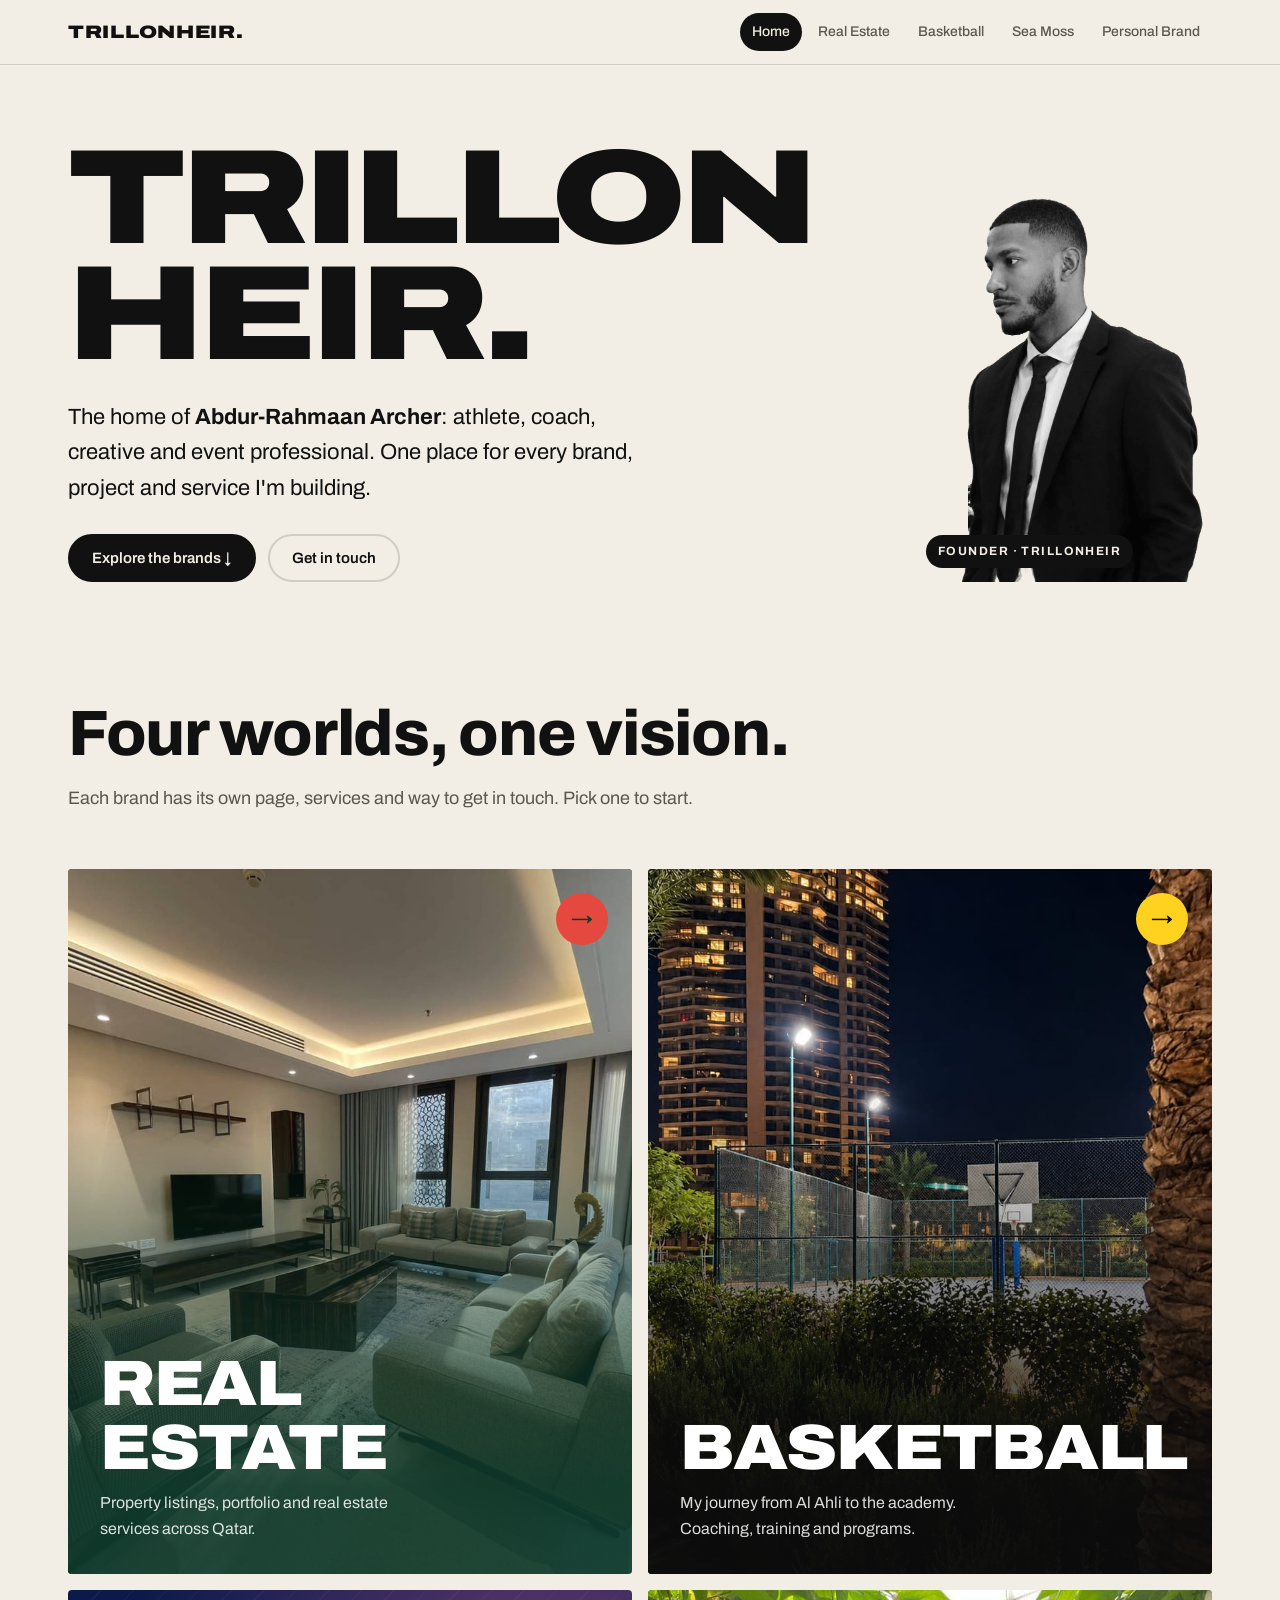
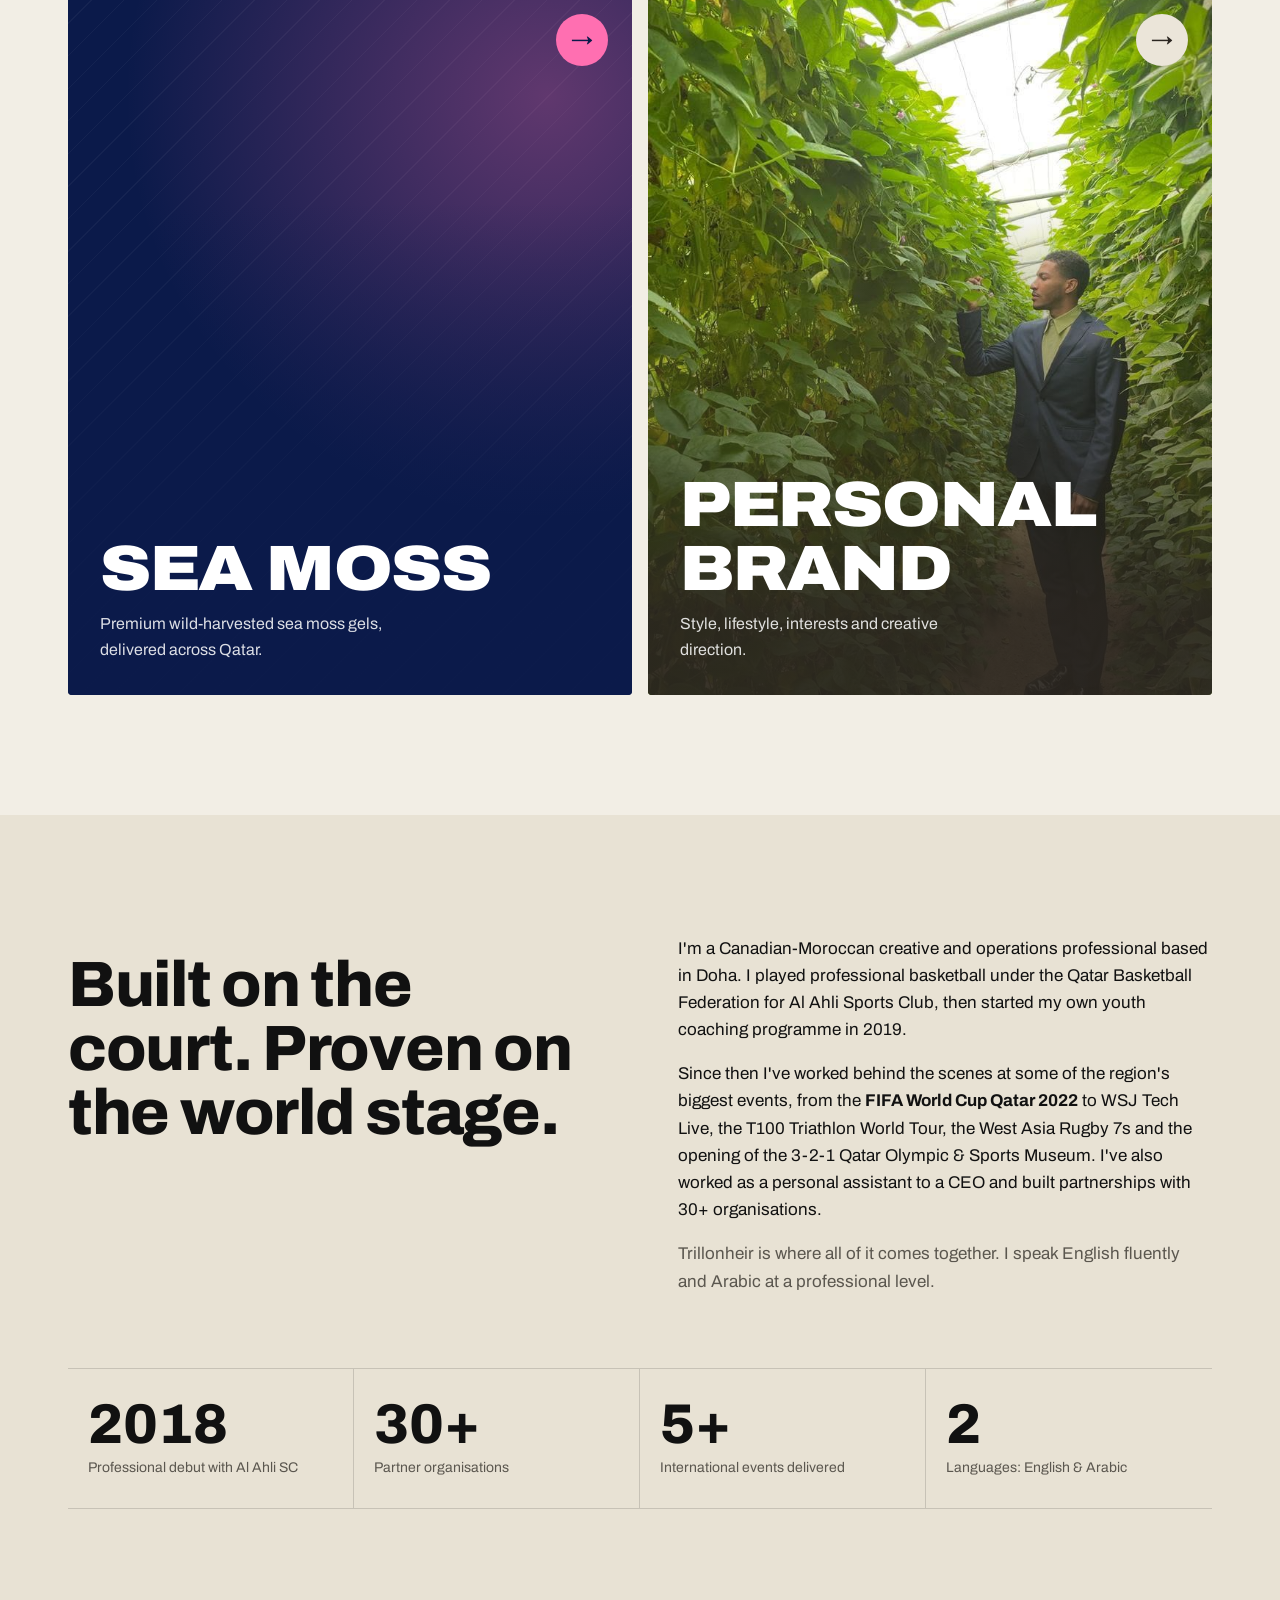
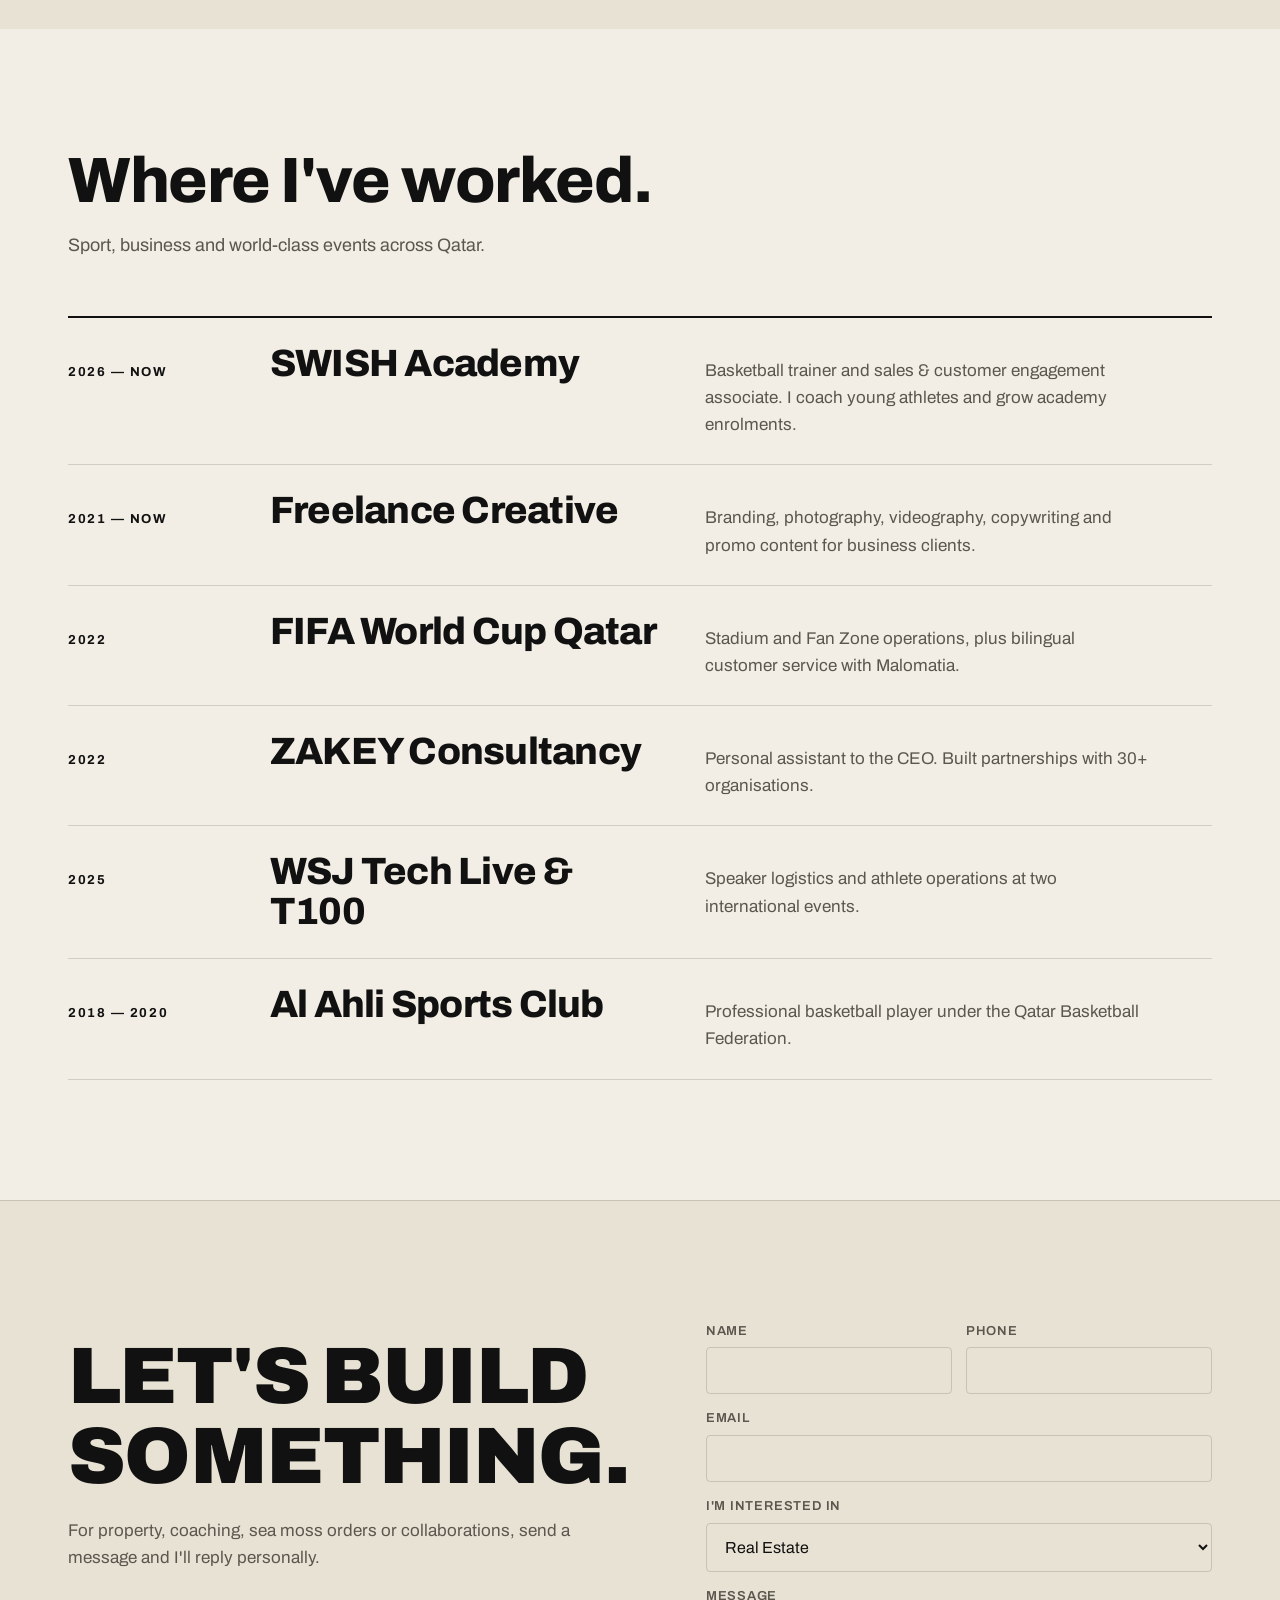
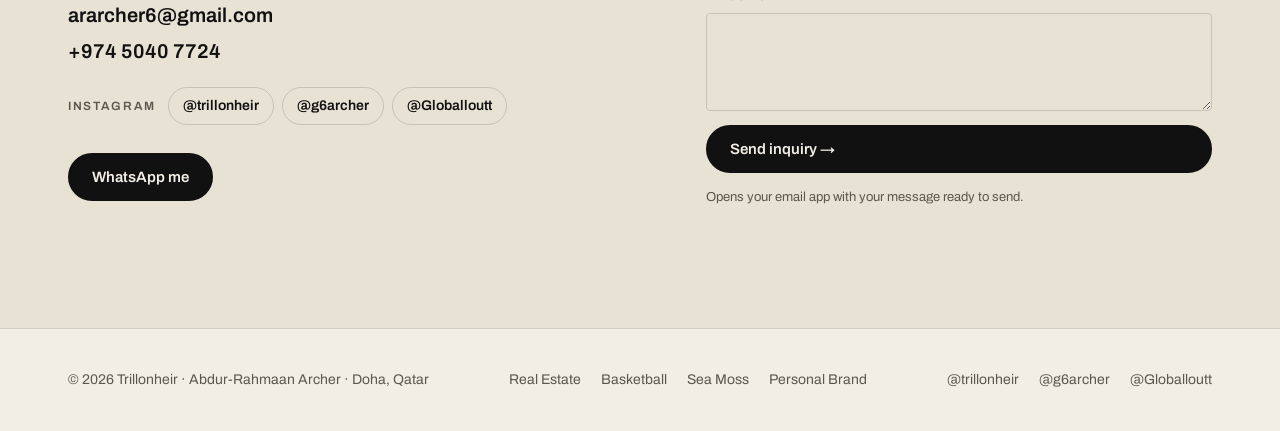
<file: index.html>
<!doctype html>
<html lang="en">
<head>
  <meta charset="utf-8">
  <meta name="viewport" content="width=device-width, initial-scale=1">
  <title>Trillonheir — Abdur-Rahmaan Archer</title>
  <meta name="description" content="Trillonheir brings together the brands, projects and services of Abdur-Rahmaan Archer: real estate, basketball coaching, sea moss and personal brand. Based in Doha, Qatar.">
  <link rel="preconnect" href="https://fonts.googleapis.com">
  <link rel="preconnect" href="https://fonts.gstatic.com" crossorigin>
  <link href="https://fonts.googleapis.com/css2?family=Archivo:wdth,wght@62..125,400..900&display=swap" rel="stylesheet">
  <link rel="stylesheet" href="css/style.css">
</head>
<body class="t-home">
  <a class="skip" href="#main">Skip to content</a>

  <header class="site-header">
    <div class="wrap">
      <a class="logo" href="index.html">TRILLONHEIR<span>.</span></a>
      <button class="nav-toggle" aria-expanded="false" aria-controls="nav">MENU</button>
      <nav class="nav" id="nav">
        <a href="index.html" aria-current="page">Home</a>
        <a href="real-estate.html">Real Estate</a>
        <a href="basketball.html">Basketball</a>
        <a href="sea-moss.html">Sea Moss</a>
        <a href="personal-brand.html">Personal Brand</a>
      </nav>
    </div>
  </header>

  <main id="main">
    <!-- HERO -->
    <section class="home-hero">
      <div class="wrap">
        <div>
          <h1 class="wordmark">Trillon<br>heir.</h1>
          <p class="intro">The home of <strong>Abdur-Rahmaan Archer</strong>: athlete, coach, creative and event professional.
            One place for every brand, project and service I'm building.</p>
          <div class="btn-row" style="margin-top:28px">
            <a class="btn" href="#explore">Explore the brands ↓</a>
            <a class="btn ghost" href="#contact">Get in touch</a>
          </div>
        </div>
        <div class="portrait">
          <!-- To change: replace images/founder.png -->
          <img src="images/founder.png" alt="Trillonheir founder in a black suit and tie" width="900" height="1600">
          <span class="portrait-tag">Founder · Trillonheir</span>
        </div>
      </div>
    </section>

    <!-- PICTURE TILES: each links to its own page -->
    <section id="explore">
      <div class="wrap">
        <div class="section-head reveal">
          <h2>Four worlds, one vision.</h2>
          <p>Each brand has its own page, services and way to get in touch. Pick one to start.</p>
        </div>
        <!-- To add a cover photo to a tile: put <img src="images/….jpg" alt=""> as the first line inside the <a class="tile"> -->
        <div class="tiles">
          <a class="tile re reveal" href="real-estate.html">
            <img src="images/re-living-room.jpg" alt="" loading="lazy">
            <span class="go" aria-hidden="true">→</span>
            <div class="tile-body">
              <h3>Real Estate</h3>
              <p>Property listings, portfolio and real estate services across Qatar.</p>
            </div>
          </a>
          <a class="tile bb reveal" href="basketball.html">
            <img src="images/bb-court-night.jpg" alt="" loading="lazy">
            <span class="go" aria-hidden="true">→</span>
            <div class="tile-body">
              <h3>Basketball</h3>
              <p>My journey from Al Ahli to the academy. Coaching, training and programs.</p>
            </div>
          </a>
          <a class="tile sm reveal" href="sea-moss.html">
            <span class="go" aria-hidden="true">→</span>
            <div class="tile-body">
              <h3>Sea Moss</h3>
              <p>Premium wild-harvested sea moss gels, delivered across Qatar.</p>
            </div>
          </a>
          <a class="tile pb reveal" href="personal-brand.html">
            <img src="images/founder-greenhouse.jpg" alt="" loading="lazy">
            <span class="go" aria-hidden="true">→</span>
            <div class="tile-body">
              <h3>Personal Brand</h3>
              <p>Style, lifestyle, interests and creative direction.</p>
            </div>
          </a>
        </div>
      </div>
    </section>

    <!-- ABOUT -->
    <section class="alt" id="about">
      <div class="wrap split">
        <div class="reveal">
          <h2 style="font-size:clamp(36px,6vw,64px);font-weight:800;margin:18px 0 24px">Built on the court. Proven on the world stage.</h2>
        </div>
        <div class="reveal">
          <p>I'm a Canadian-Moroccan creative and operations professional based in Doha. I played professional basketball under the
            Qatar Basketball Federation for Al Ahli Sports Club, then started my own youth coaching programme in 2019.</p>
          <p>Since then I've worked behind the scenes at some of the region's biggest events, from the <strong>FIFA World Cup Qatar 2022</strong>
            to WSJ Tech Live, the T100 Triathlon World Tour, the West Asia Rugby 7s and the opening of the 3-2-1 Qatar Olympic &amp; Sports Museum. I've also worked as a personal assistant
            to a CEO and built partnerships with 30+ organisations.</p>
          <p class="muted">Trillonheir is where all of it comes together. I speak English fluently and Arabic at a professional level.</p>
        </div>
      </div>
      <div class="wrap" style="margin-top:56px">
        <div class="stats reveal">
          <div><strong>2018</strong><span>Professional debut with Al Ahli SC</span></div>
          <div><strong>30+</strong><span>Partner organisations</span></div>
          <div><strong>5+</strong><span>International events delivered</span></div>
          <div><strong>2</strong><span>Languages: English &amp; Arabic</span></div>
        </div>
      </div>
    </section>

    <!-- EXPERIENCE -->
    <section id="experience">
      <div class="wrap">
        <div class="section-head reveal">
          <h2>Where I've worked.</h2>
          <p>Sport, business and world-class events across Qatar.</p>
        </div>
        <ul class="rows reveal">
          <li><span class="k">2026 — NOW</span><h3>SWISH Academy</h3><p>Basketball trainer and sales &amp; customer engagement associate. I coach young athletes and grow academy enrolments.</p><span class="arrow" aria-hidden="true">→</span></li>
          <li><span class="k">2021 — NOW</span><h3>Freelance Creative</h3><p>Branding, photography, videography, copywriting and promo content for business clients.</p><span class="arrow" aria-hidden="true">→</span></li>
          <li><span class="k">2022</span><h3>FIFA World Cup Qatar</h3><p>Stadium and Fan Zone operations, plus bilingual customer service with Malomatia.</p><span class="arrow" aria-hidden="true">→</span></li>
          <li><span class="k">2022</span><h3>ZAKEY Consultancy</h3><p>Personal assistant to the CEO. Built partnerships with 30+ organisations.</p><span class="arrow" aria-hidden="true">→</span></li>
          <li><span class="k">2025</span><h3>WSJ Tech Live &amp; T100</h3><p>Speaker logistics and athlete operations at two international events.</p><span class="arrow" aria-hidden="true">→</span></li>
          <li><span class="k">2018 — 2020</span><h3>Al Ahli Sports Club</h3><p>Professional basketball player under the Qatar Basketball Federation.</p><span class="arrow" aria-hidden="true">→</span></li>
        </ul>
      </div>
    </section>

    <!-- CONTACT -->
    <section class="contact alt" id="contact">
      <div class="wrap contact-grid">
        <div class="reveal">
          <h2>Let's build something.</h2>
          <p class="muted">For property, coaching, sea moss orders or collaborations, send a message and I'll reply personally.</p>
          <div class="contact-lines">
            <a href="mailto:ararcher6@gmail.com">ararcher6@gmail.com</a>
            <a href="tel:+97450407724">+974 5040 7724</a>
          </div>
          <div class="socials" aria-label="Instagram">
            <span>Instagram</span>
            <a href="https://www.instagram.com/trillonheir/" target="_blank" rel="noopener">@trillonheir</a>
            <a href="https://www.instagram.com/g6archer/" target="_blank" rel="noopener">@g6archer</a>
            <a href="https://www.instagram.com/globalloutt/" target="_blank" rel="noopener">@Globalloutt</a>
          </div>
          <div class="btn-row">
            <a class="btn" href="https://wa.me/97450407724" target="_blank" rel="noopener">WhatsApp me</a>
          </div>
        </div>
        <form class="form reveal" data-to="ararcher6@gmail.com" data-subject="Trillonheir inquiry">
          <div class="row">
            <label>Name<input name="name" required autocomplete="name"></label>
            <label>Phone<input name="phone" type="tel" autocomplete="tel"></label>
          </div>
          <label>Email<input name="email" type="email" required autocomplete="email"></label>
          <label>I'm interested in
            <select name="topic">
              <option>Real Estate</option><option>Basketball coaching</option><option>Sea Moss</option><option>Collaboration / Brand</option><option>Something else</option>
            </select>
          </label>
          <label>Message<textarea name="message" rows="4" required></textarea></label>
          <button class="btn" type="submit">Send inquiry →</button>
          <p class="note">Opens your email app with your message ready to send.</p>
        </form>
      </div>
    </section>
  </main>

  <footer class="site-footer">
    <div class="wrap">
      <span>© <span data-year>2026</span> Trillonheir · Abdur-Rahmaan Archer · Doha, Qatar</span>
      <nav><a href="real-estate.html">Real Estate</a><a href="basketball.html">Basketball</a><a href="sea-moss.html">Sea Moss</a><a href="personal-brand.html">Personal Brand</a></nav>
      <nav aria-label="Instagram"><a href="https://www.instagram.com/trillonheir/" target="_blank" rel="noopener">@trillonheir</a><a href="https://www.instagram.com/g6archer/" target="_blank" rel="noopener">@g6archer</a><a href="https://www.instagram.com/globalloutt/" target="_blank" rel="noopener">@Globalloutt</a></nav>
    </div>
  </footer>
  <script src="js/main.js"></script>
</body>
</html>
</file>
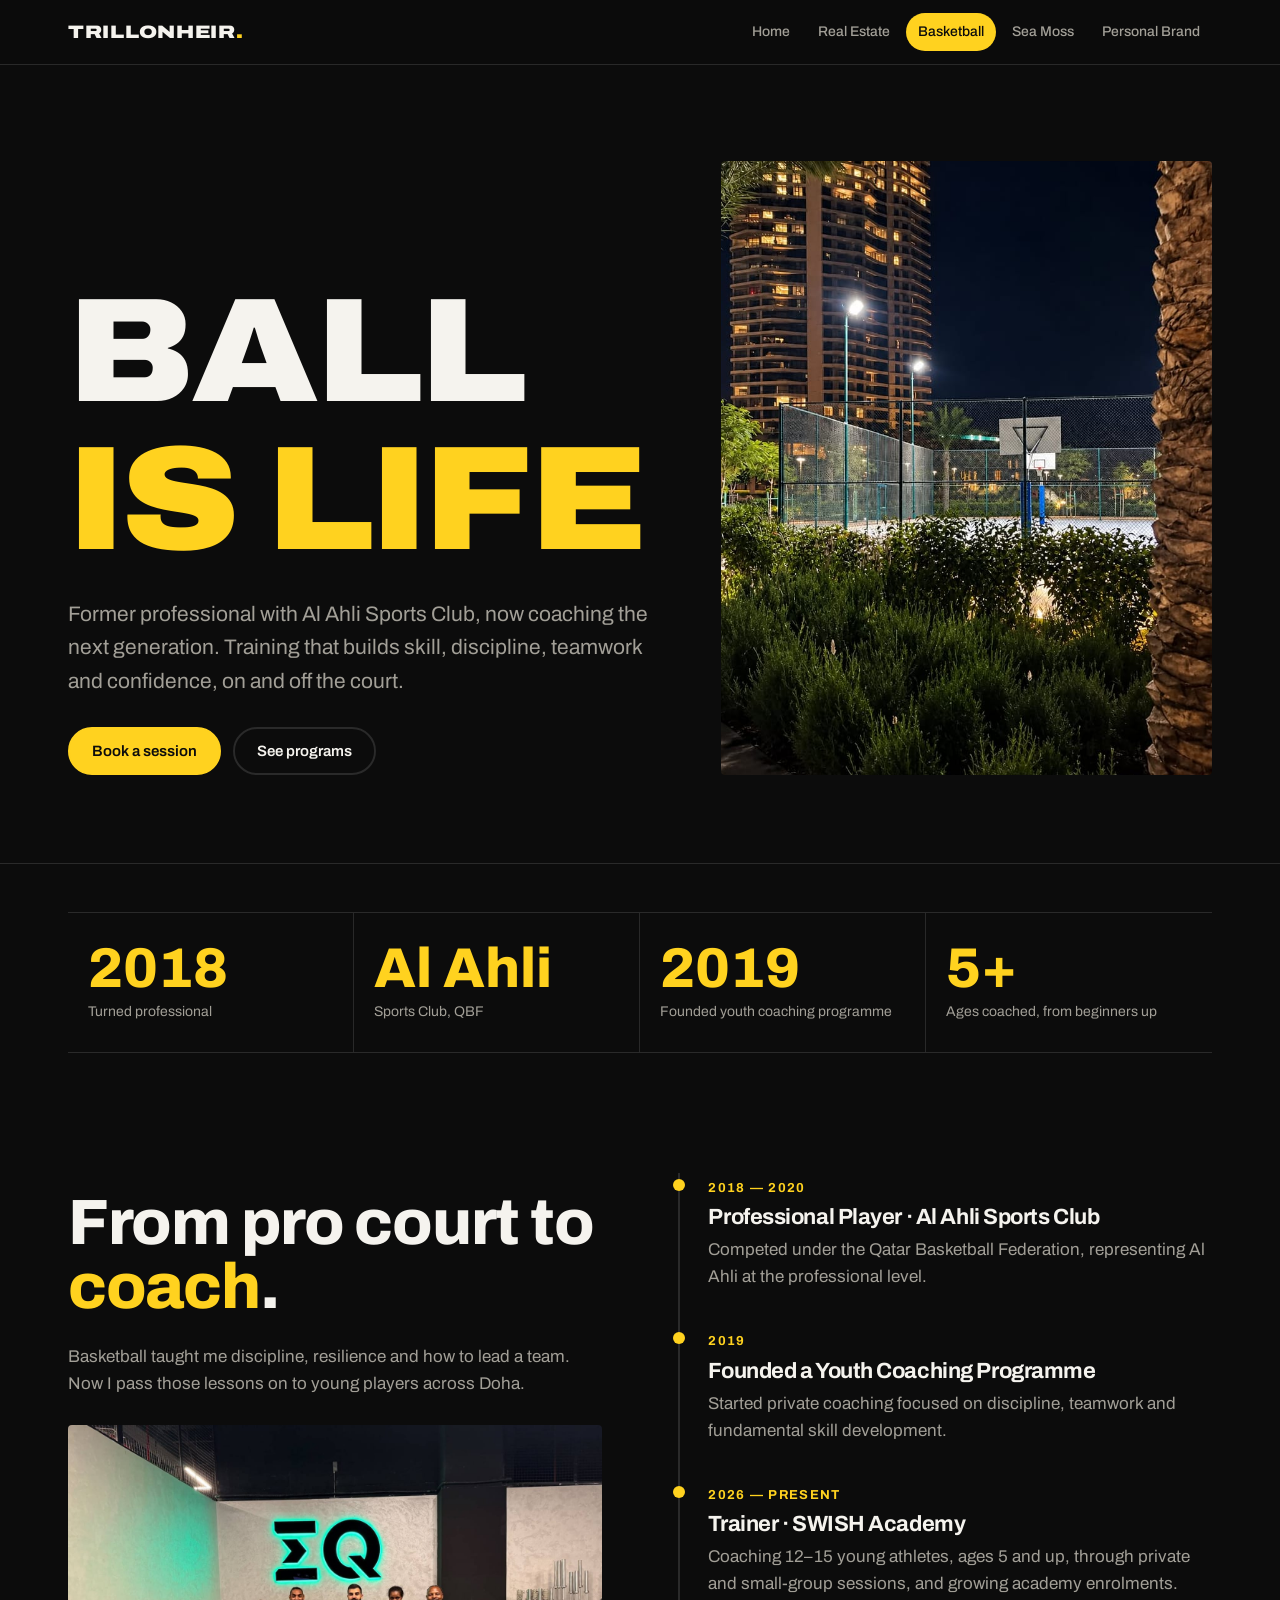
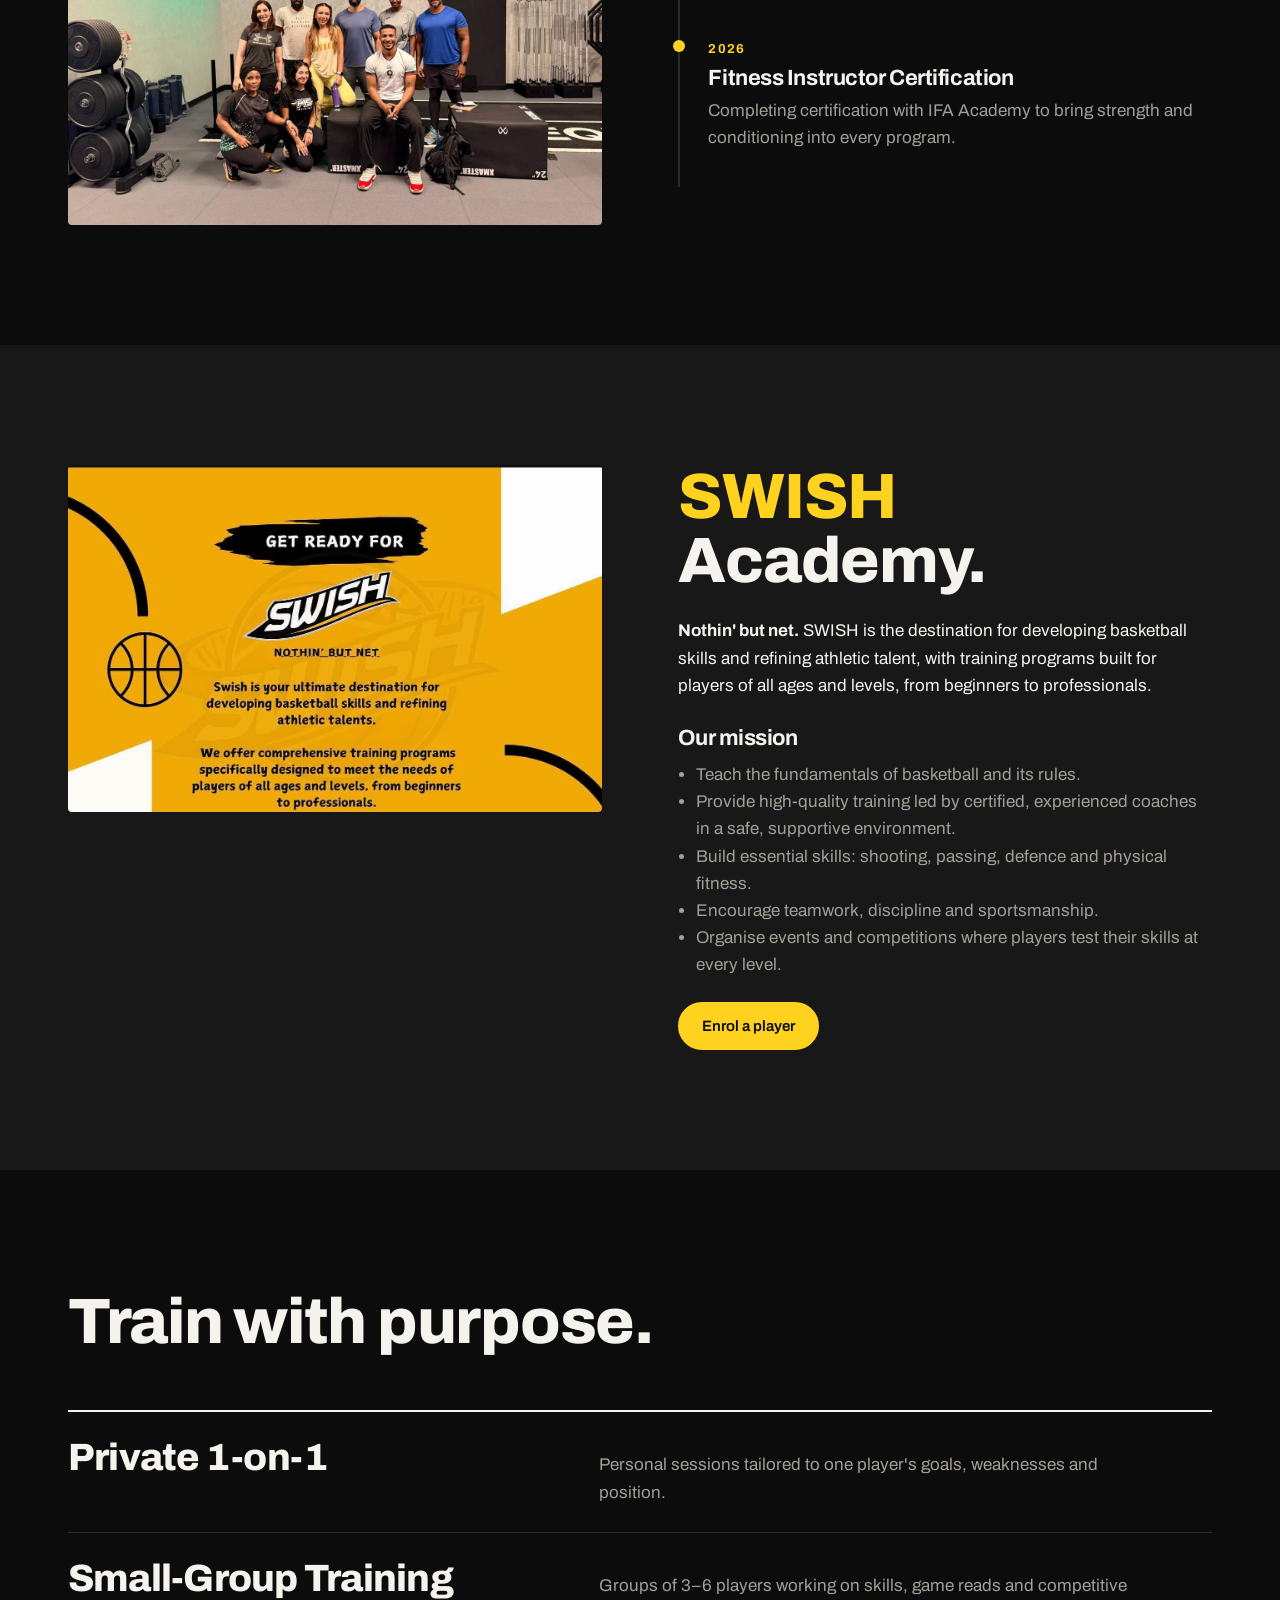
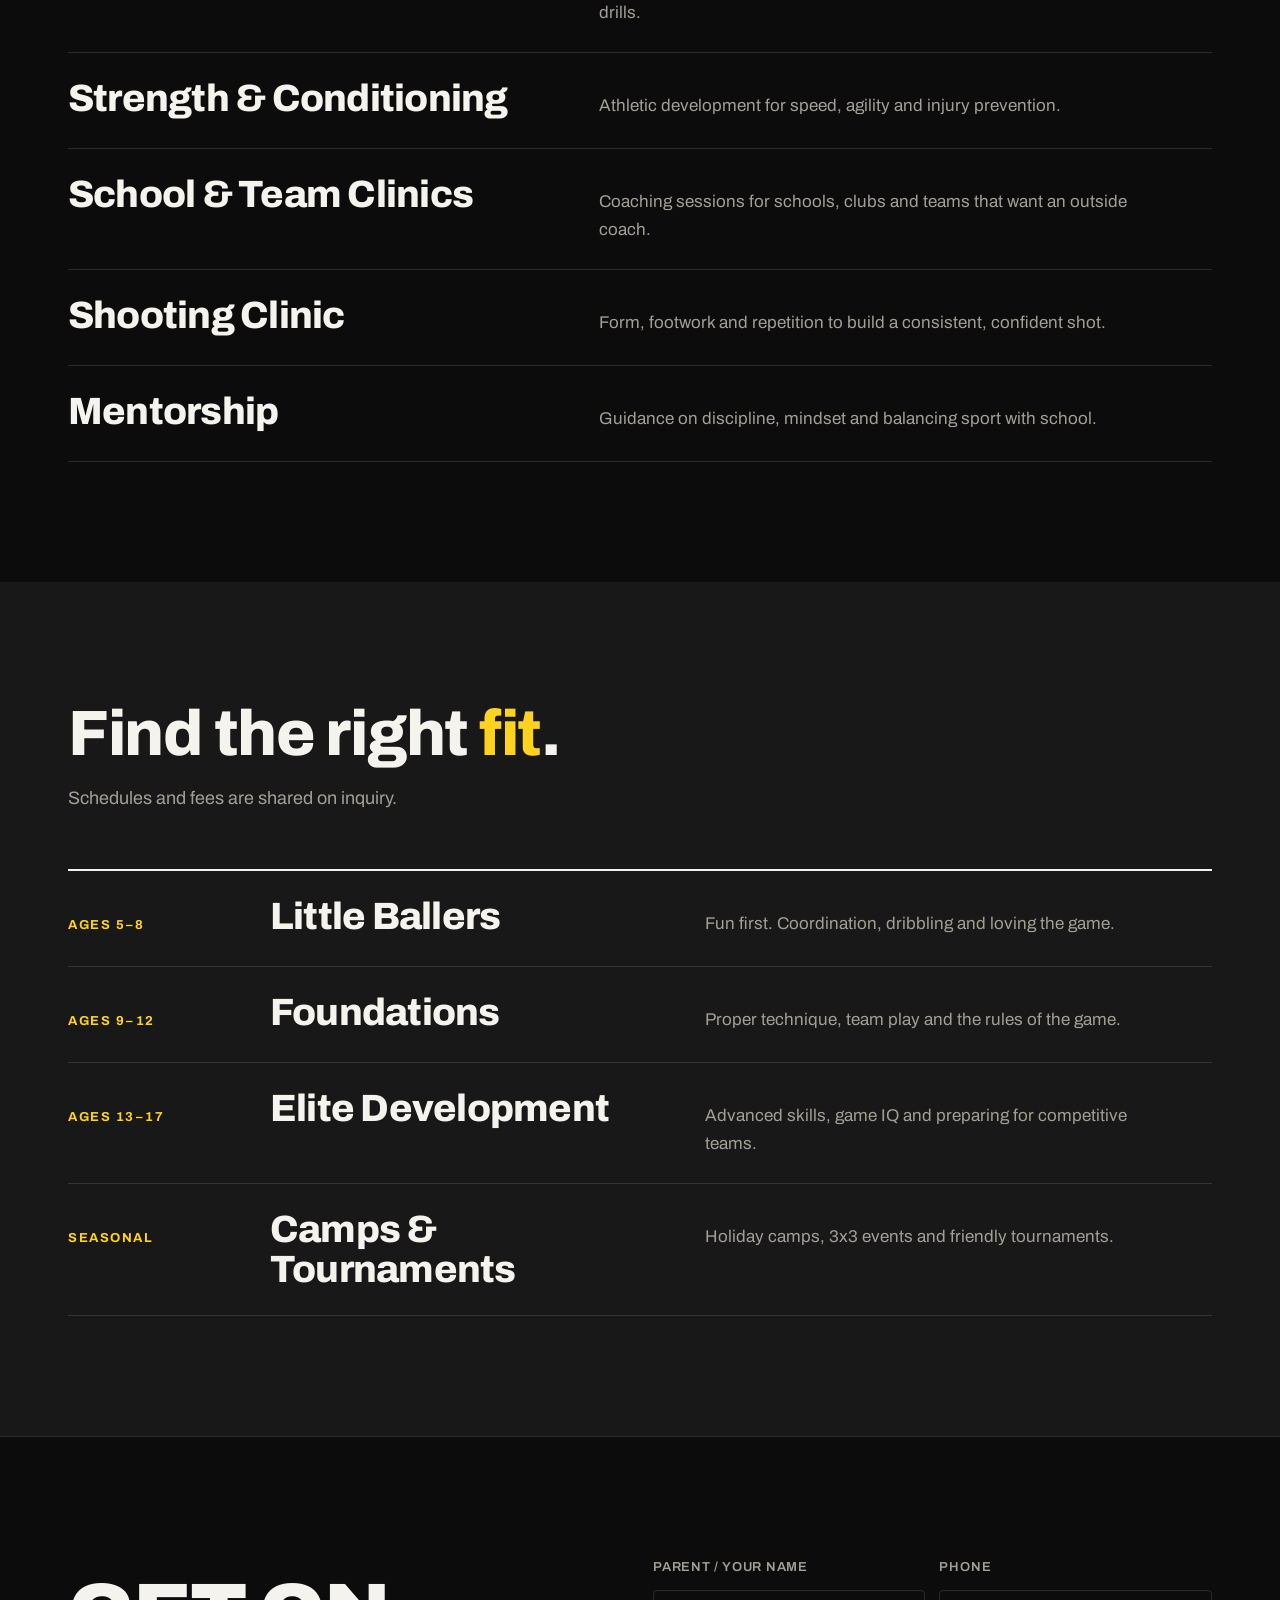
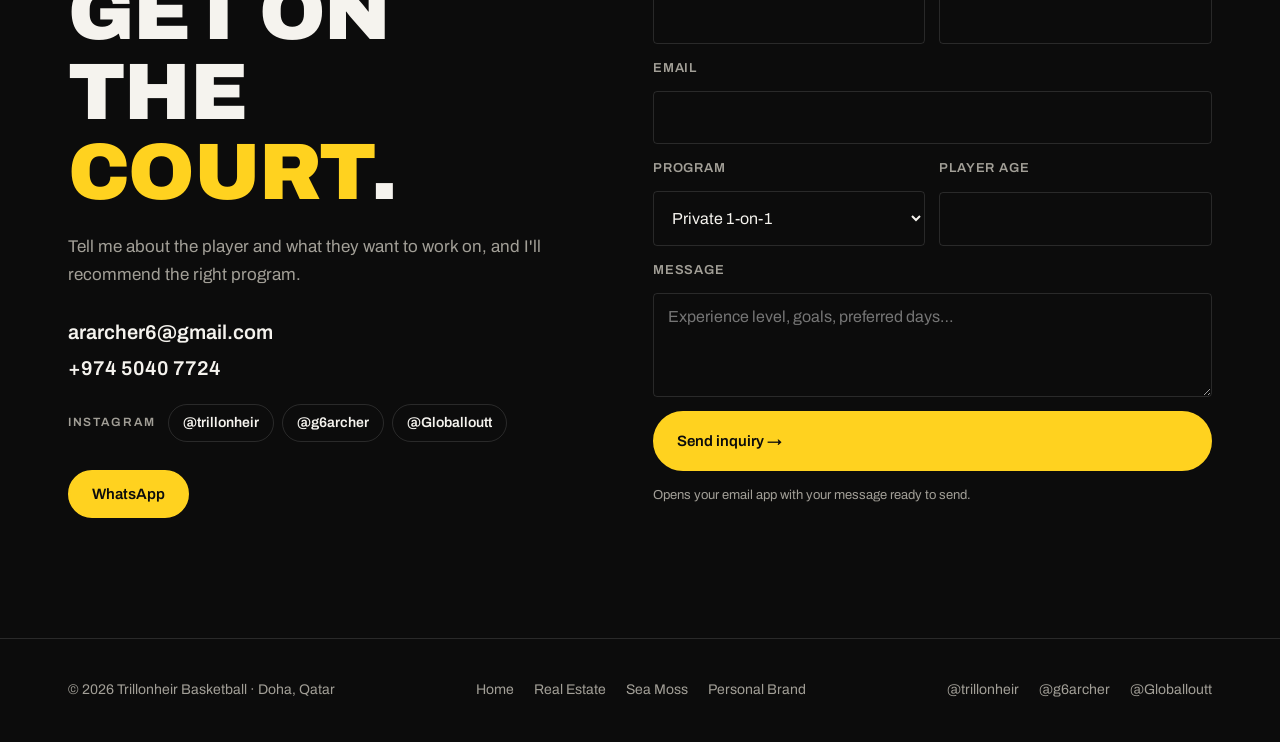
<file: basketball.html>
<!doctype html>
<html lang="en">
<head>
  <meta charset="utf-8">
  <meta name="viewport" content="width=device-width, initial-scale=1">
  <title>Basketball — Trillonheir</title>
  <meta name="description" content="Former Al Ahli Sports Club professional Abdur-Rahmaan Archer: basketball journey, academy, coaching services and youth programs in Doha.">
  <link rel="preconnect" href="https://fonts.googleapis.com">
  <link rel="preconnect" href="https://fonts.gstatic.com" crossorigin>
  <link href="https://fonts.googleapis.com/css2?family=Archivo:wdth,wght@62..125,400..900&display=swap" rel="stylesheet">
  <link rel="stylesheet" href="css/style.css">
</head>
<body class="t-basketball">
  <a class="skip" href="#main">Skip to content</a>

  <header class="site-header">
    <div class="wrap">
      <a class="logo" href="index.html">TRILLONHEIR<span>.</span></a>
      <button class="nav-toggle" aria-expanded="false" aria-controls="nav">MENU</button>
      <nav class="nav" id="nav">
        <a href="index.html">Home</a>
        <a href="real-estate.html">Real Estate</a>
        <a href="basketball.html" aria-current="page">Basketball</a>
        <a href="sea-moss.html">Sea Moss</a>
        <a href="personal-brand.html">Personal Brand</a>
      </nav>
    </div>
  </header>

  <main id="main">
    <section class="page-hero">
      <div class="wrap">
        <div>
          <h1>Ball<br><span class="accent">is life</span></h1>
          <p class="lead">Former professional with Al Ahli Sports Club, now coaching the next generation. Training that builds skill,
            discipline, teamwork and confidence, on and off the court.</p>
          <div class="btn-row" style="margin-top:28px">
            <a class="btn" href="#contact">Book a session</a>
            <a class="btn ghost" href="#programs">See programs</a>
          </div>
        </div>
        <div class="hero-media">
          <img src="images/bb-court-night.jpg" alt="Floodlit outdoor basketball court at night beside a residential tower" width="941" height="1672">
        </div>
      </div>
    </section>

    <div class="wrap" style="padding-top:48px">
      <div class="stats reveal">
        <div><strong>2018</strong><span>Turned professional</span></div>
        <div><strong>Al Ahli</strong><span>Sports Club, QBF</span></div>
        <div><strong>2019</strong><span>Founded youth coaching programme</span></div>
        <div><strong>5+</strong><span>Ages coached, from beginners up</span></div>
      </div>
    </div>

    <!-- JOURNEY -->
    <section id="journey">
      <div class="wrap split">
        <div class="reveal">
          <h2 style="font-size:clamp(36px,6vw,64px);font-weight:800;margin:18px 0 24px">From pro court to <span class="accent">coach</span>.</h2>
          <p class="muted">Basketball taught me discipline, resilience and how to lead a team. Now I pass those lessons on to
            young players across Doha.</p>
          <img class="photo" src="images/fitness-eq-group.jpg" alt="The founder with a group after a training session at a gym" loading="lazy" style="aspect-ratio:4/3;margin-top:28px">
        </div>
        <ol class="timeline reveal">
          <li>
            <span class="when">2018 — 2020</span>
            <h3>Professional Player · Al Ahli Sports Club</h3>
            <p>Competed under the Qatar Basketball Federation, representing Al Ahli at the professional level.</p>
          </li>
          <li>
            <span class="when">2019</span>
            <h3>Founded a Youth Coaching Programme</h3>
            <p>Started private coaching focused on discipline, teamwork and fundamental skill development.</p>
          </li>
          <li>
            <span class="when">2026 — Present</span>
            <h3>Trainer · SWISH Academy</h3>
            <p>Coaching 12–15 young athletes, ages 5 and up, through private and small-group sessions, and growing academy enrolments.</p>
          </li>
          <li>
            <span class="when">2026</span>
            <h3>Fitness Instructor Certification</h3>
            <p>Completing certification with IFA Academy to bring strength and conditioning into every program.</p>
          </li>
        </ol>
      </div>
    </section>

    <!-- ACADEMY -->
    <section class="alt" id="academy">
      <div class="wrap split">
        <div class="reveal">
          <img class="photo" src="images/swish-intro.jpg" alt="Get ready for SWISH: Nothin' but net. Training programs for players of all ages and levels." loading="lazy" style="aspect-ratio:1282/833">
        </div>
        <div class="reveal">
          <h2 style="font-size:clamp(36px,6vw,64px);font-weight:800;margin:0 0 24px"><span class="accent">SWISH</span> Academy.</h2>
          <p><strong>Nothin' but net.</strong> SWISH is the destination for developing basketball skills and refining athletic talent,
            with training programs built for players of all ages and levels, from beginners to professionals.</p>
          <h3 style="font-size:22px;margin:28px 0 12px">Our mission</h3>
          <ul class="muted" style="padding-left:18px;margin:0 0 24px">
            <li>Teach the fundamentals of basketball and its rules.</li>
            <li>Provide high-quality training led by certified, experienced coaches in a safe, supportive environment.</li>
            <li>Build essential skills: shooting, passing, defence and physical fitness.</li>
            <li>Encourage teamwork, discipline and sportsmanship.</li>
            <li>Organise events and competitions where players test their skills at every level.</li>
          </ul>
          <a class="btn" href="#contact">Enrol a player</a>
        </div>
      </div>
    </section>

    <!-- COACHING SERVICES -->
    <section id="services">
      <div class="wrap">
        <div class="section-head reveal">
          <h2>Train with purpose.</h2>
        </div>
        <ul class="rows reveal rows-plain">
          <li><h3>Private 1-on-1</h3><p>Personal sessions tailored to one player's goals, weaknesses and position.</p><span class="arrow" aria-hidden="true">→</span></li>
          <li><h3>Small-Group Training</h3><p>Groups of 3–6 players working on skills, game reads and competitive drills.</p><span class="arrow" aria-hidden="true">→</span></li>
          <li><h3>Strength &amp; Conditioning</h3><p>Athletic development for speed, agility and injury prevention.</p><span class="arrow" aria-hidden="true">→</span></li>
          <li><h3>School &amp; Team Clinics</h3><p>Coaching sessions for schools, clubs and teams that want an outside coach.</p><span class="arrow" aria-hidden="true">→</span></li>
          <li><h3>Shooting Clinic</h3><p>Form, footwork and repetition to build a consistent, confident shot.</p><span class="arrow" aria-hidden="true">→</span></li>
          <li><h3>Mentorship</h3><p>Guidance on discipline, mindset and balancing sport with school.</p><span class="arrow" aria-hidden="true">→</span></li>
        </ul>
      </div>
    </section>

    <!-- PROGRAMS -->
    <section class="alt" id="programs">
      <div class="wrap">
        <div class="section-head reveal">
          <h2>Find the right <span class="accent">fit</span>.</h2>
          <p>Schedules and fees are shared on inquiry.</p>
        </div>
        <ul class="rows reveal">
          <li><span class="k">AGES 5–8</span><h3>Little Ballers</h3><p>Fun first. Coordination, dribbling and loving the game.</p><span class="arrow" aria-hidden="true">→</span></li>
          <li><span class="k">AGES 9–12</span><h3>Foundations</h3><p>Proper technique, team play and the rules of the game.</p><span class="arrow" aria-hidden="true">→</span></li>
          <li><span class="k">AGES 13–17</span><h3>Elite Development</h3><p>Advanced skills, game IQ and preparing for competitive teams.</p><span class="arrow" aria-hidden="true">→</span></li>
          <li><span class="k">SEASONAL</span><h3>Camps &amp; Tournaments</h3><p>Holiday camps, 3x3 events and friendly tournaments.</p><span class="arrow" aria-hidden="true">→</span></li>
        </ul>
      </div>
    </section>

    <!-- CONTACT -->
    <section class="contact" id="contact">
      <div class="wrap contact-grid">
        <div class="reveal">
          <h2>Get on the <span class="accent">court</span>.</h2>
          <p class="muted">Tell me about the player and what they want to work on, and I'll recommend the right program.</p>
          <div class="contact-lines">
            <a href="mailto:ararcher6@gmail.com">ararcher6@gmail.com</a>
            <a href="tel:+97450407724">+974 5040 7724</a>
          </div>
          <div class="socials" aria-label="Instagram">
            <span>Instagram</span>
            <a href="https://www.instagram.com/trillonheir/" target="_blank" rel="noopener">@trillonheir</a>
            <a href="https://www.instagram.com/g6archer/" target="_blank" rel="noopener">@g6archer</a>
            <a href="https://www.instagram.com/globalloutt/" target="_blank" rel="noopener">@Globalloutt</a>
          </div>
          <div class="btn-row">
            <a class="btn" href="https://wa.me/97450407724?text=Hi%2C%20I%27d%20like%20to%20book%20basketball%20training" target="_blank" rel="noopener">WhatsApp</a>
          </div>
        </div>
        <form class="form reveal" data-to="ararcher6@gmail.com" data-subject="Basketball inquiry">
          <div class="row">
            <label>Parent / your name<input name="name" required autocomplete="name"></label>
            <label>Phone<input name="phone" type="tel" autocomplete="tel"></label>
          </div>
          <label>Email<input name="email" type="email" required autocomplete="email"></label>
          <div class="row">
            <label>Program
              <select name="topic"><option>Private 1-on-1</option><option>Small-group training</option><option>Academy enrolment</option><option>Camp / clinic</option><option>School or team booking</option></select>
            </label>
            <label>Player age<input name="age" inputmode="numeric"></label>
          </div>
          <label>Message<textarea name="message" rows="4" placeholder="Experience level, goals, preferred days…"></textarea></label>
          <button class="btn" type="submit">Send inquiry →</button>
          <p class="note">Opens your email app with your message ready to send.</p>
        </form>
      </div>
    </section>
  </main>

  <footer class="site-footer">
    <div class="wrap">
      <span>© <span data-year>2026</span> Trillonheir Basketball · Doha, Qatar</span>
      <nav><a href="index.html">Home</a><a href="real-estate.html">Real Estate</a><a href="sea-moss.html">Sea Moss</a><a href="personal-brand.html">Personal Brand</a></nav>
      <nav aria-label="Instagram"><a href="https://www.instagram.com/trillonheir/" target="_blank" rel="noopener">@trillonheir</a><a href="https://www.instagram.com/g6archer/" target="_blank" rel="noopener">@g6archer</a><a href="https://www.instagram.com/globalloutt/" target="_blank" rel="noopener">@Globalloutt</a></nav>
    </div>
  </footer>
  <script src="js/main.js"></script>
</body>
</html>
</file>
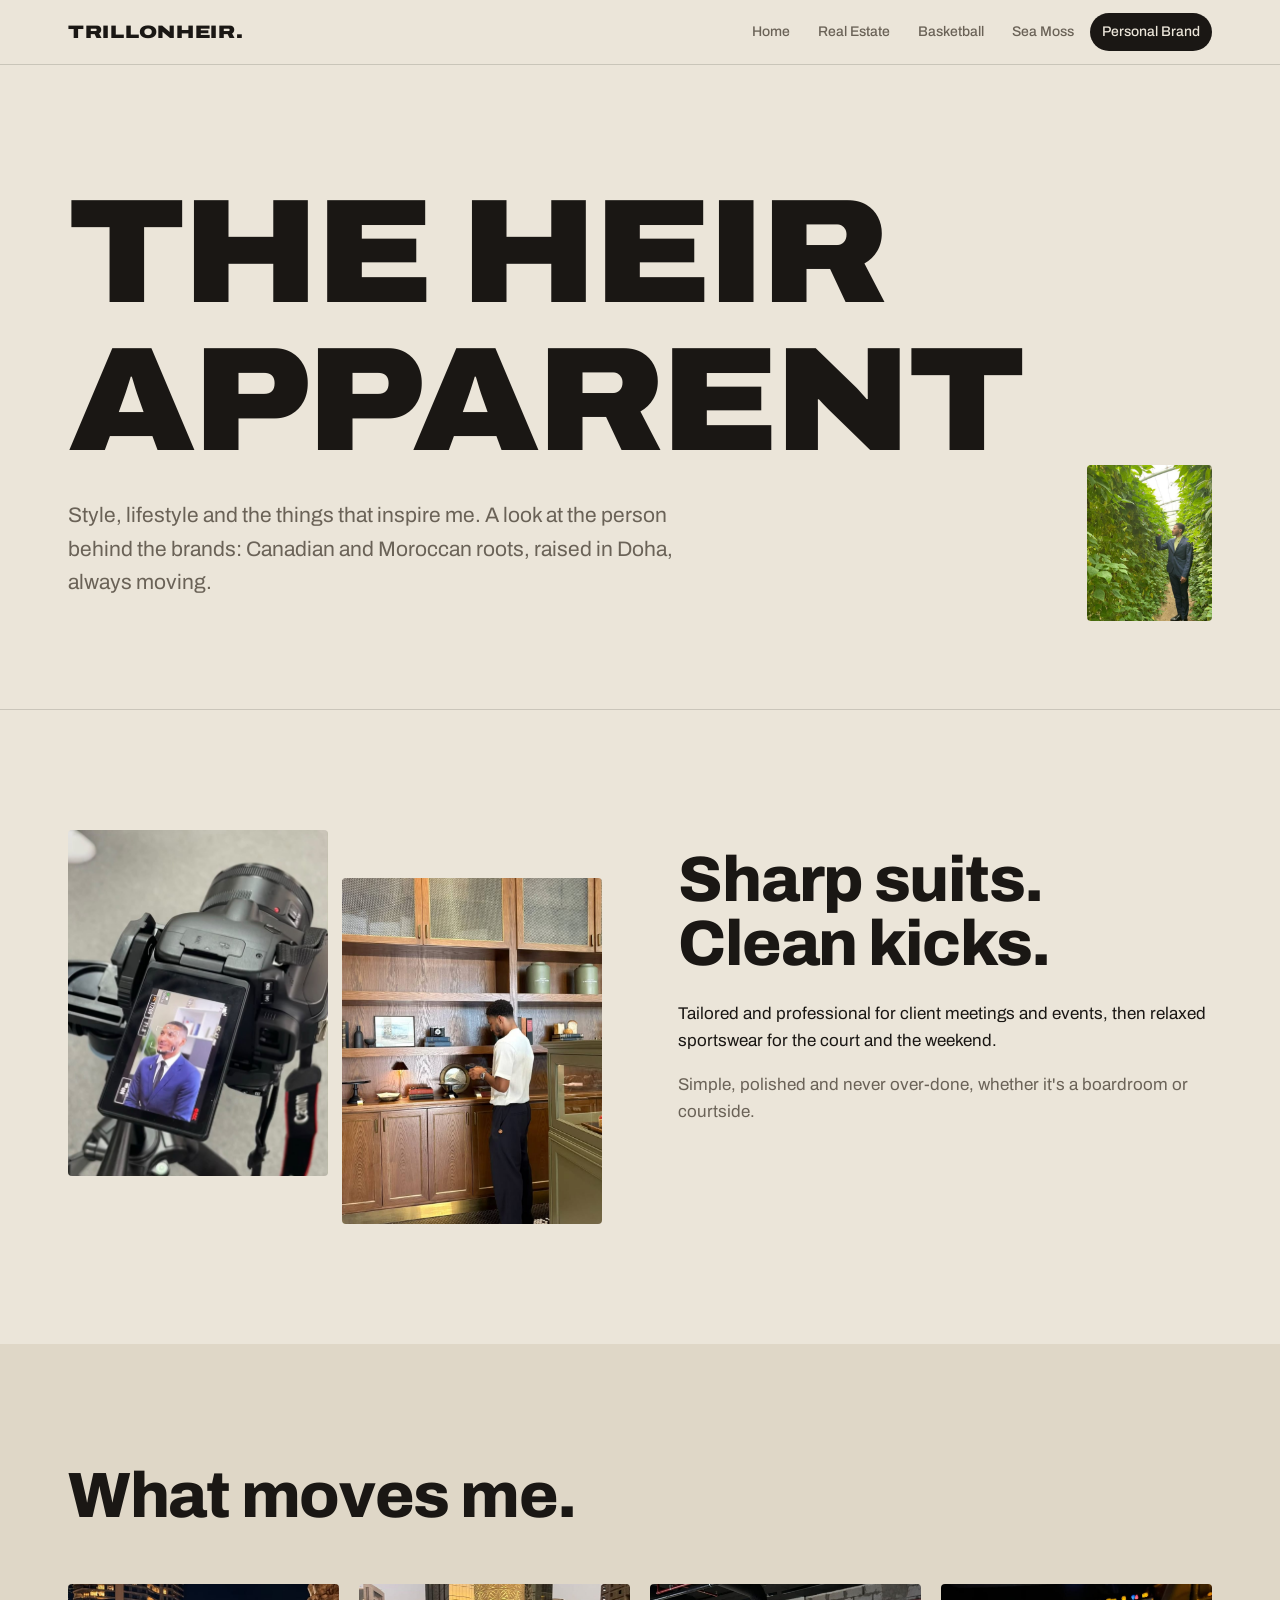
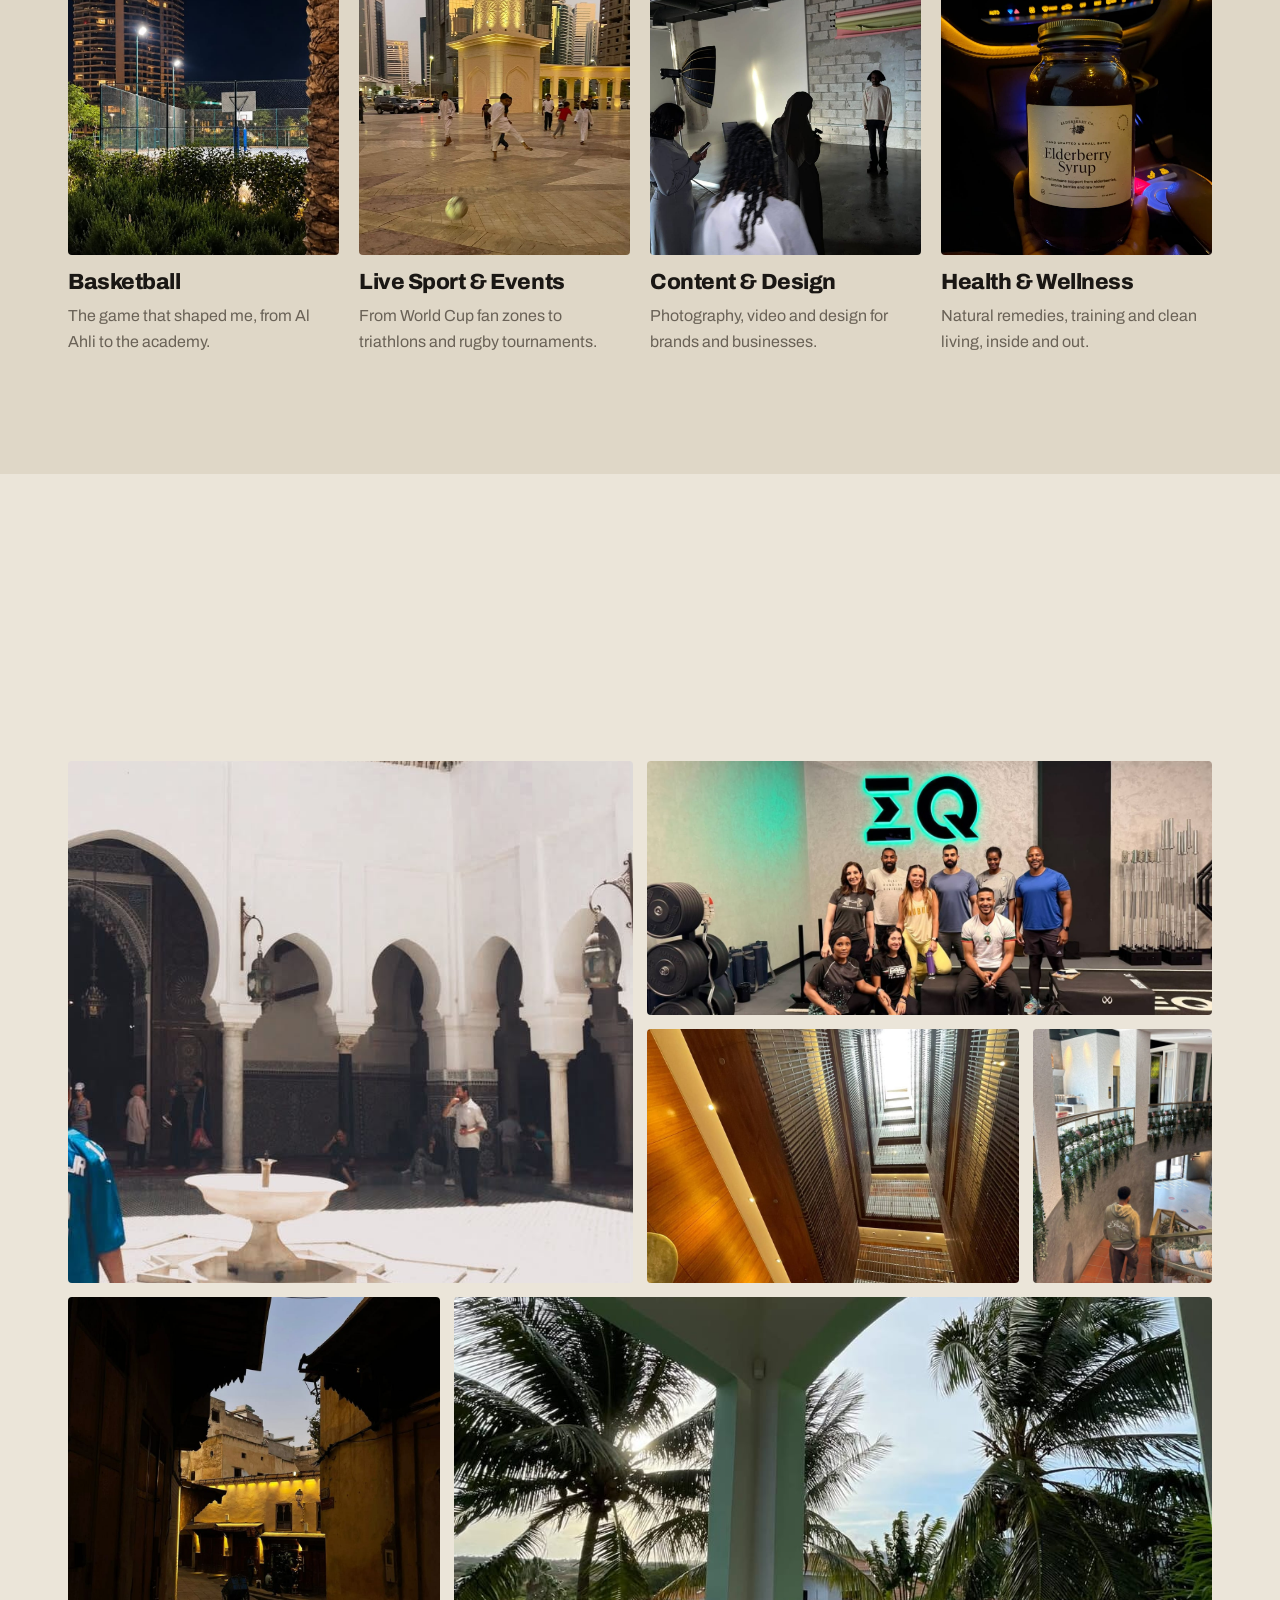
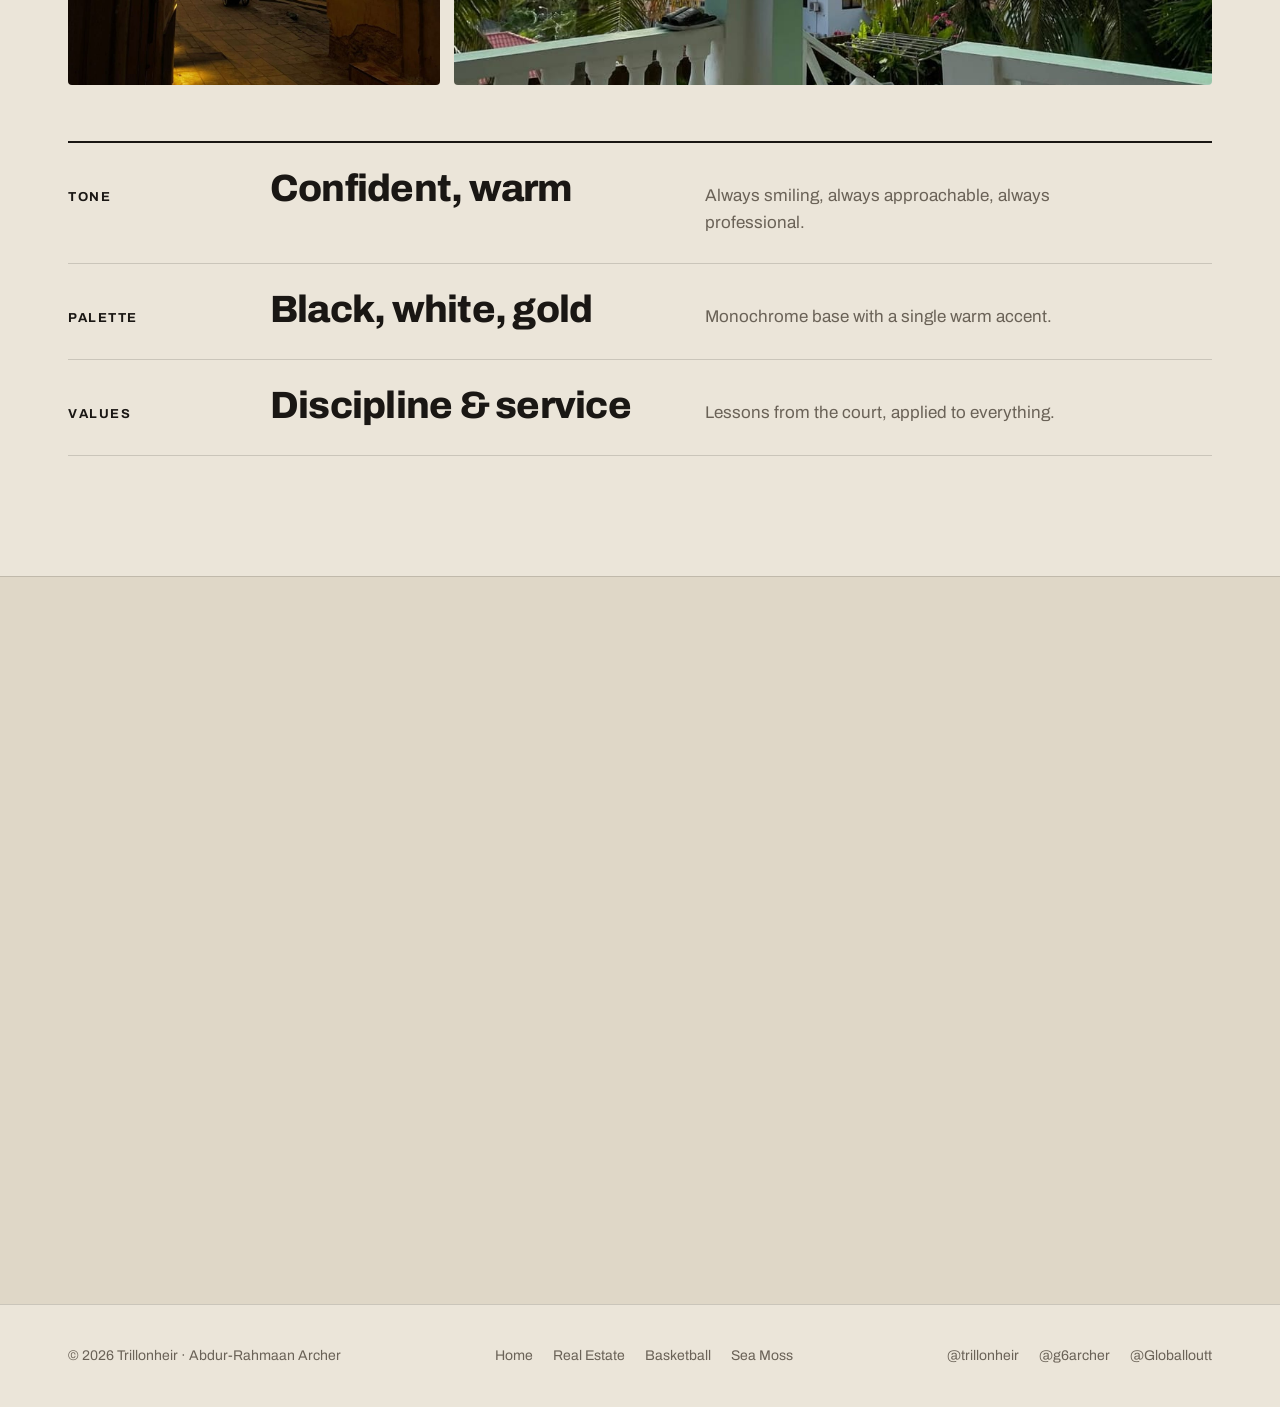
<file: personal-brand.html>
<!doctype html>
<html lang="en">
<head>
  <meta charset="utf-8">
  <meta name="viewport" content="width=device-width, initial-scale=1">
  <title>Personal Brand — Trillonheir</title>
  <meta name="description" content="The personal style, lifestyle, interests and creative direction of Abdur-Rahmaan Archer.">
  <link rel="preconnect" href="https://fonts.googleapis.com">
  <link rel="preconnect" href="https://fonts.gstatic.com" crossorigin>
  <link href="https://fonts.googleapis.com/css2?family=Archivo:wdth,wght@62..125,400..900&display=swap" rel="stylesheet">
  <link rel="stylesheet" href="css/style.css">
</head>
<body class="t-personal">
  <a class="skip" href="#main">Skip to content</a>

  <header class="site-header">
    <div class="wrap">
      <a class="logo" href="index.html">TRILLONHEIR<span>.</span></a>
      <button class="nav-toggle" aria-expanded="false" aria-controls="nav">MENU</button>
      <nav class="nav" id="nav">
        <a href="index.html">Home</a>
        <a href="real-estate.html">Real Estate</a>
        <a href="basketball.html">Basketball</a>
        <a href="sea-moss.html">Sea Moss</a>
        <a href="personal-brand.html" aria-current="page">Personal Brand</a>
      </nav>
    </div>
  </header>

  <!--
    To add a photo, replace a <div class="ph …">…</div> with
    <img class="photo …" src="images/your-photo.jpg" alt="describe the photo">
    keeping any extra classes (a, b, c…) and style from the div.
  -->
  <main id="main">
    <section class="page-hero">
      <div class="wrap">
        <div>
          <h1>The heir<br>apparent</h1>
          <p class="lead">Style, lifestyle and the things that inspire me. A look at the person behind the brands:
            Canadian and Moroccan roots, raised in Doha, always moving.</p>
        </div>
        <div class="hero-media"><img src="images/founder-greenhouse.jpg" alt="The founder in a navy suit inspecting plants in a greenhouse" width="768" height="1024"></div>
      </div>
    </section>

    <!-- STYLE -->
    <section id="style">
      <div class="wrap split">
        <div class="reveal" style="display:grid;grid-template-columns:1fr 1fr;gap:14px">
          <img class="photo" src="images/founder-on-camera.jpg" alt="Camera screen showing the founder in a blue suit during a filmed interview" loading="lazy" style="aspect-ratio:3/4">
          <img class="photo" src="images/style-cafe.jpg" alt="The founder in a white knit shirt and navy trousers browsing shelves in a café" loading="lazy" style="aspect-ratio:3/4;margin-top:48px">
        </div>
        <div class="reveal">
          <h2 style="font-size:clamp(36px,6vw,64px);font-weight:800;margin:18px 0 24px">Sharp suits. Clean kicks.</h2>
          <p>Tailored and professional for client meetings and events, then relaxed sportswear for the court and the weekend.</p>
          <p class="muted">Simple, polished and never over-done, whether it's a boardroom or courtside.</p>
        </div>
      </div>
    </section>

    <!-- LIFESTYLE & INTERESTS -->
    <section class="alt" id="lifestyle">
      <div class="wrap">
        <div class="section-head reveal">
          <h2>What moves me.</h2>
        </div>
        <div class="grid grid-4">
          <div class="plain reveal"><img class="photo" src="images/bb-court-night.jpg" alt="Floodlit outdoor basketball court at night" loading="lazy" style="aspect-ratio:1/1"><h3>Basketball</h3><p>The game that shaped me, from Al Ahli to the academy.</p></div>
          <div class="plain reveal"><img class="photo" src="images/sport-street-football.jpg" alt="Kids playing football on a plaza at dusk" loading="lazy" style="aspect-ratio:1/1"><h3>Live Sport &amp; Events</h3><p>From World Cup fan zones to triathlons and rugby tournaments.</p></div>
          <div class="plain reveal"><img class="photo" src="images/creative-studio-shoot.jpg" alt="Behind the scenes at a studio photo shoot" loading="lazy" style="aspect-ratio:1/1"><h3>Content &amp; Design</h3><p>Photography, video and design for brands and businesses.</p></div>
          <div class="plain reveal"><img class="photo" src="images/wellness-elderberry.jpg" alt="A jar of elderberry syrup held up inside a car" loading="lazy" style="aspect-ratio:1/1"><h3>Health &amp; Wellness</h3><p>Natural remedies, training and clean living, inside and out.</p></div>
        </div>
      </div>
    </section>

    <!-- CREATIVE DIRECTION / MOOD BOARD -->
    <section id="direction">
      <div class="wrap">
        <div class="section-head reveal">
          <h2>The mood board.</h2>
          <p>Travel, culture and nature. Confident, warm and real.</p>
        </div>
        <div class="mood reveal">
          <img class="photo a" src="images/courtyard.jpg" alt="Whitewashed courtyard with horseshoe arches and a marble fountain" loading="lazy">
          <img class="photo b" src="images/fitness-eq-group.jpg" alt="Group photo after a gym training session" loading="lazy">
          <img class="photo c" src="images/re-atrium.jpg" alt="Looking up through a tall atrium lined with wood and metal slats" loading="lazy">
          <img class="photo d" src="images/style-stairs.jpg" alt="The founder walking down a curved staircase lined with plants" loading="lazy">
          <img class="photo e" src="images/travel-old-city.jpg" alt="A narrow old-city street lit warm yellow at dusk" loading="lazy">
          <img class="photo f" src="images/re-balcony.jpg" alt="Covered balcony looking out over palm trees" loading="lazy">
        </div>
        <ul class="rows reveal" style="margin-top:56px">
          <li><span class="k">TONE</span><h3>Confident, warm</h3><p>Always smiling, always approachable, always professional.</p><span class="arrow" aria-hidden="true">→</span></li>
          <li><span class="k">PALETTE</span><h3>Black, white, gold</h3><p>Monochrome base with a single warm accent.</p><span class="arrow" aria-hidden="true">→</span></li>
          <li><span class="k">VALUES</span><h3>Discipline &amp; service</h3><p>Lessons from the court, applied to everything.</p><span class="arrow" aria-hidden="true">→</span></li>
        </ul>
      </div>
    </section>

    <!-- CONTACT -->
    <section class="contact alt" id="contact">
      <div class="wrap contact-grid">
        <div class="reveal">
          <h2>Let's create.</h2>
          <p class="muted">Open to brand partnerships, shoots, speaking and collaborations.</p>
          <div class="contact-lines">
            <a href="mailto:ararcher6@gmail.com">ararcher6@gmail.com</a>
            <a href="tel:+97450407724">+974 5040 7724</a>
          </div>
          <div class="socials" aria-label="Instagram">
            <span>Instagram</span>
            <a href="https://www.instagram.com/trillonheir/" target="_blank" rel="noopener">@trillonheir</a>
            <a href="https://www.instagram.com/g6archer/" target="_blank" rel="noopener">@g6archer</a>
            <a href="https://www.instagram.com/globalloutt/" target="_blank" rel="noopener">@Globalloutt</a>
          </div>
          <div class="btn-row">
            <a class="btn" href="https://wa.me/97450407724" target="_blank" rel="noopener">WhatsApp</a>
          </div>
        </div>
        <form class="form reveal" data-to="ararcher6@gmail.com" data-subject="Collaboration inquiry">
          <div class="row">
            <label>Name<input name="name" required autocomplete="name"></label>
            <label>Brand / company<input name="company" autocomplete="organization"></label>
          </div>
          <label>Email<input name="email" type="email" required autocomplete="email"></label>
          <label>Type
            <select name="topic"><option>Brand partnership</option><option>Photo / video shoot</option><option>Speaking / appearance</option><option>Other</option></select>
          </label>
          <label>Message<textarea name="message" rows="4"></textarea></label>
          <button class="btn" type="submit">Send →</button>
          <p class="note">Opens your email app with your message ready to send.</p>
        </form>
      </div>
    </section>
  </main>

  <footer class="site-footer">
    <div class="wrap">
      <span>© <span data-year>2026</span> Trillonheir · Abdur-Rahmaan Archer</span>
      <nav><a href="index.html">Home</a><a href="real-estate.html">Real Estate</a><a href="basketball.html">Basketball</a><a href="sea-moss.html">Sea Moss</a></nav>
      <nav aria-label="Instagram"><a href="https://www.instagram.com/trillonheir/" target="_blank" rel="noopener">@trillonheir</a><a href="https://www.instagram.com/g6archer/" target="_blank" rel="noopener">@g6archer</a><a href="https://www.instagram.com/globalloutt/" target="_blank" rel="noopener">@Globalloutt</a></nav>
    </div>
  </footer>
  <script src="js/main.js"></script>
</body>
</html>
</file>
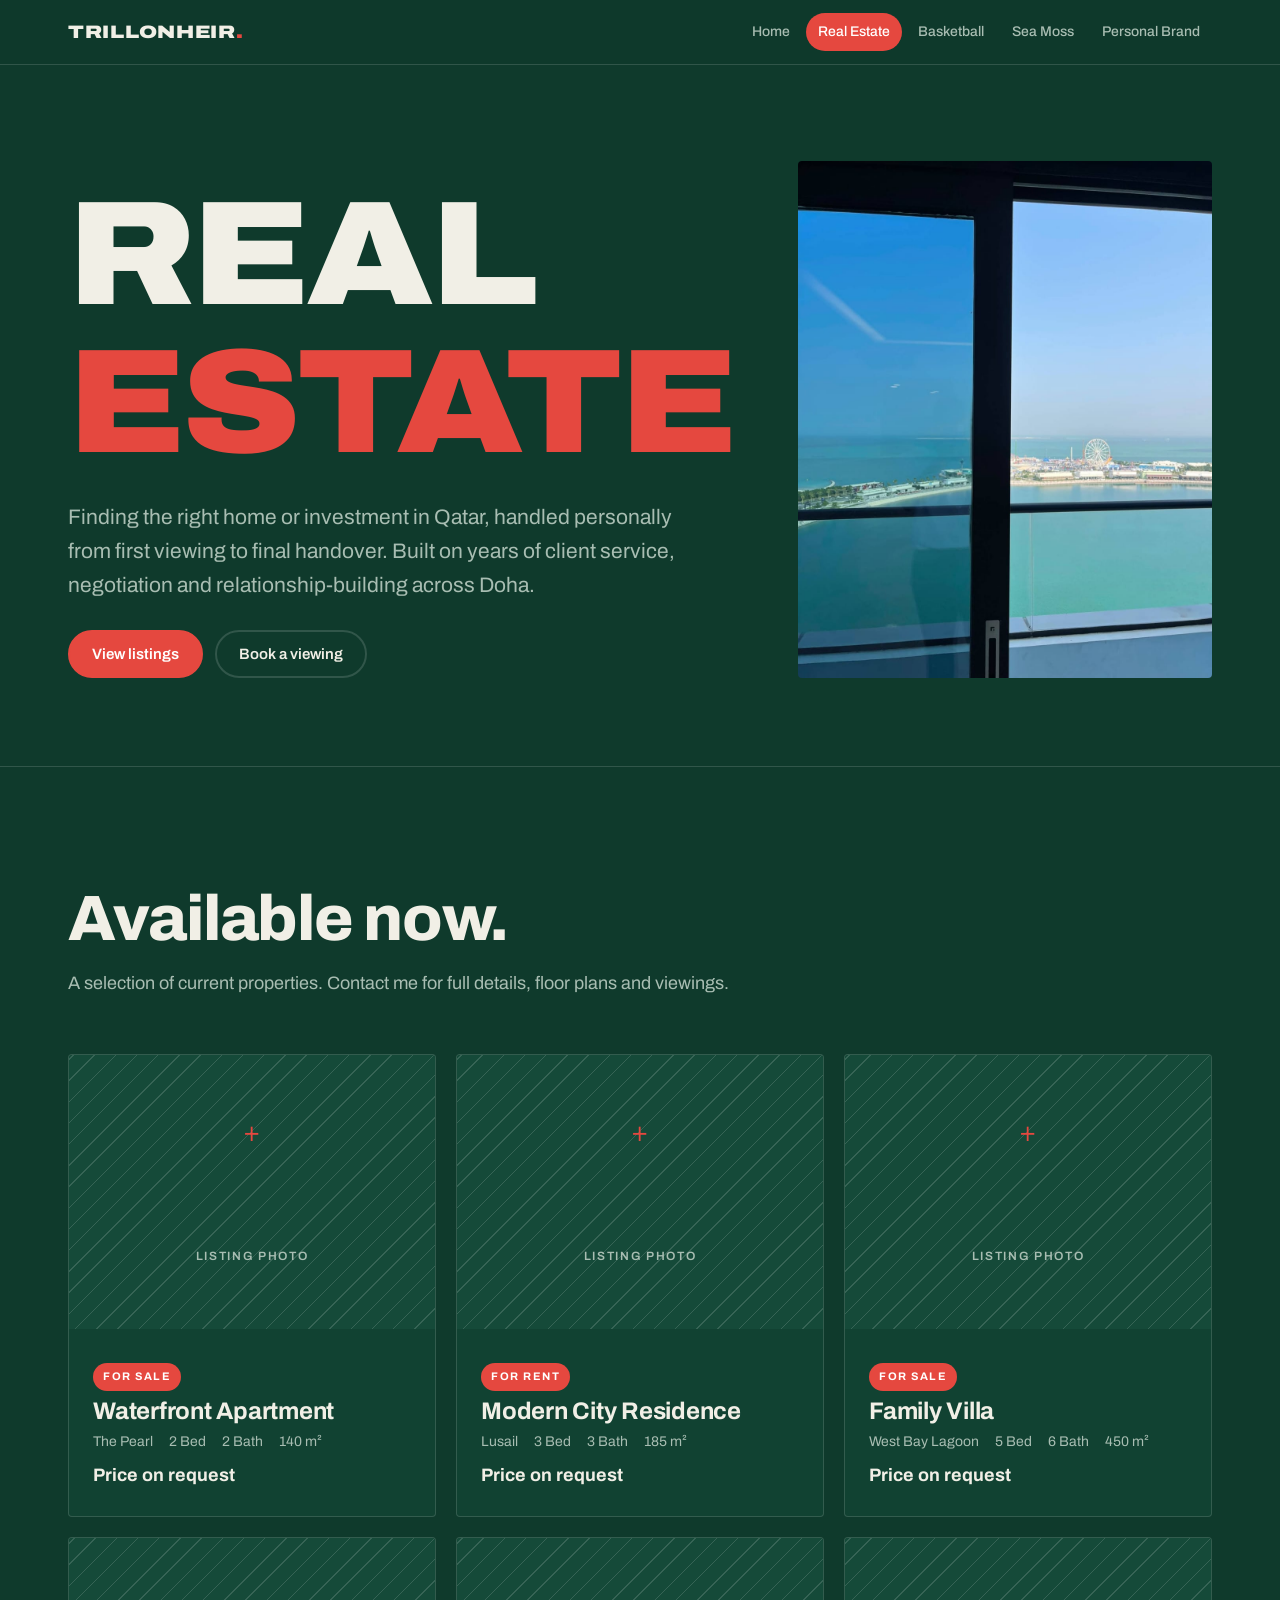
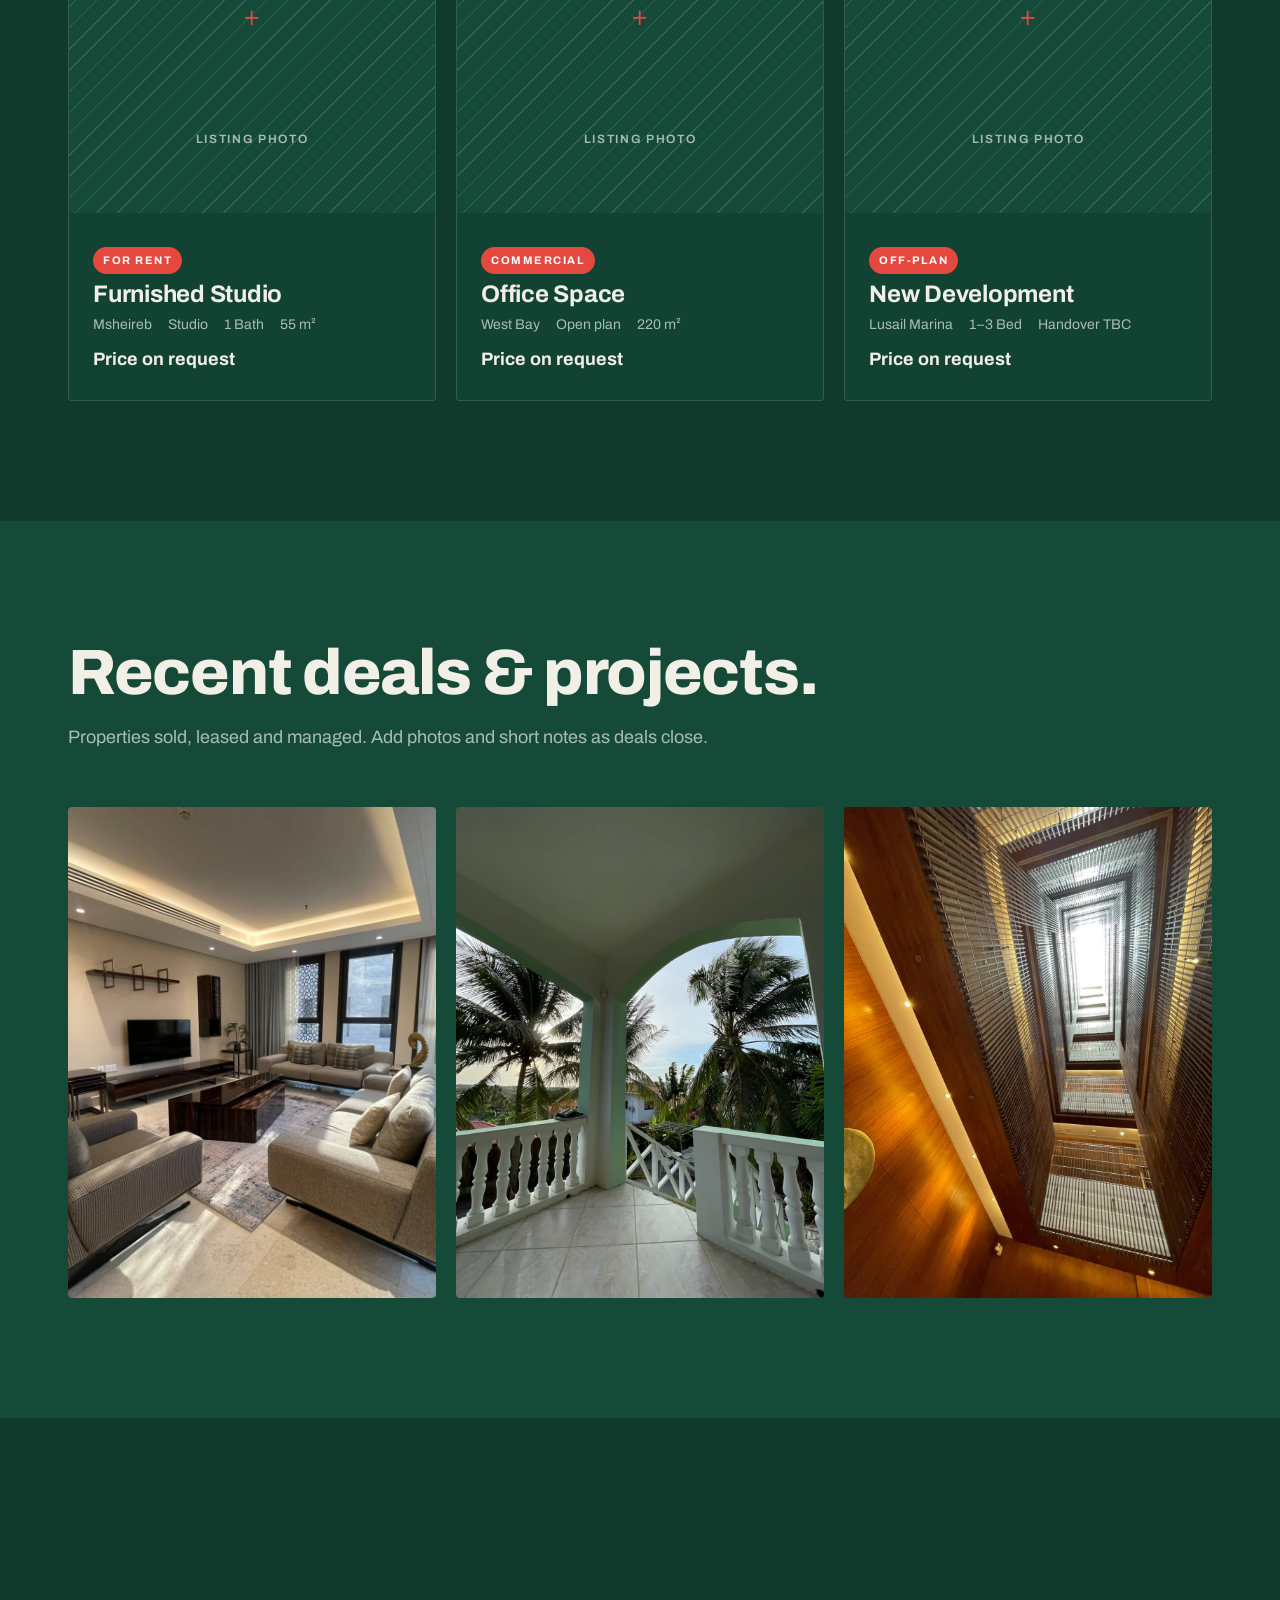
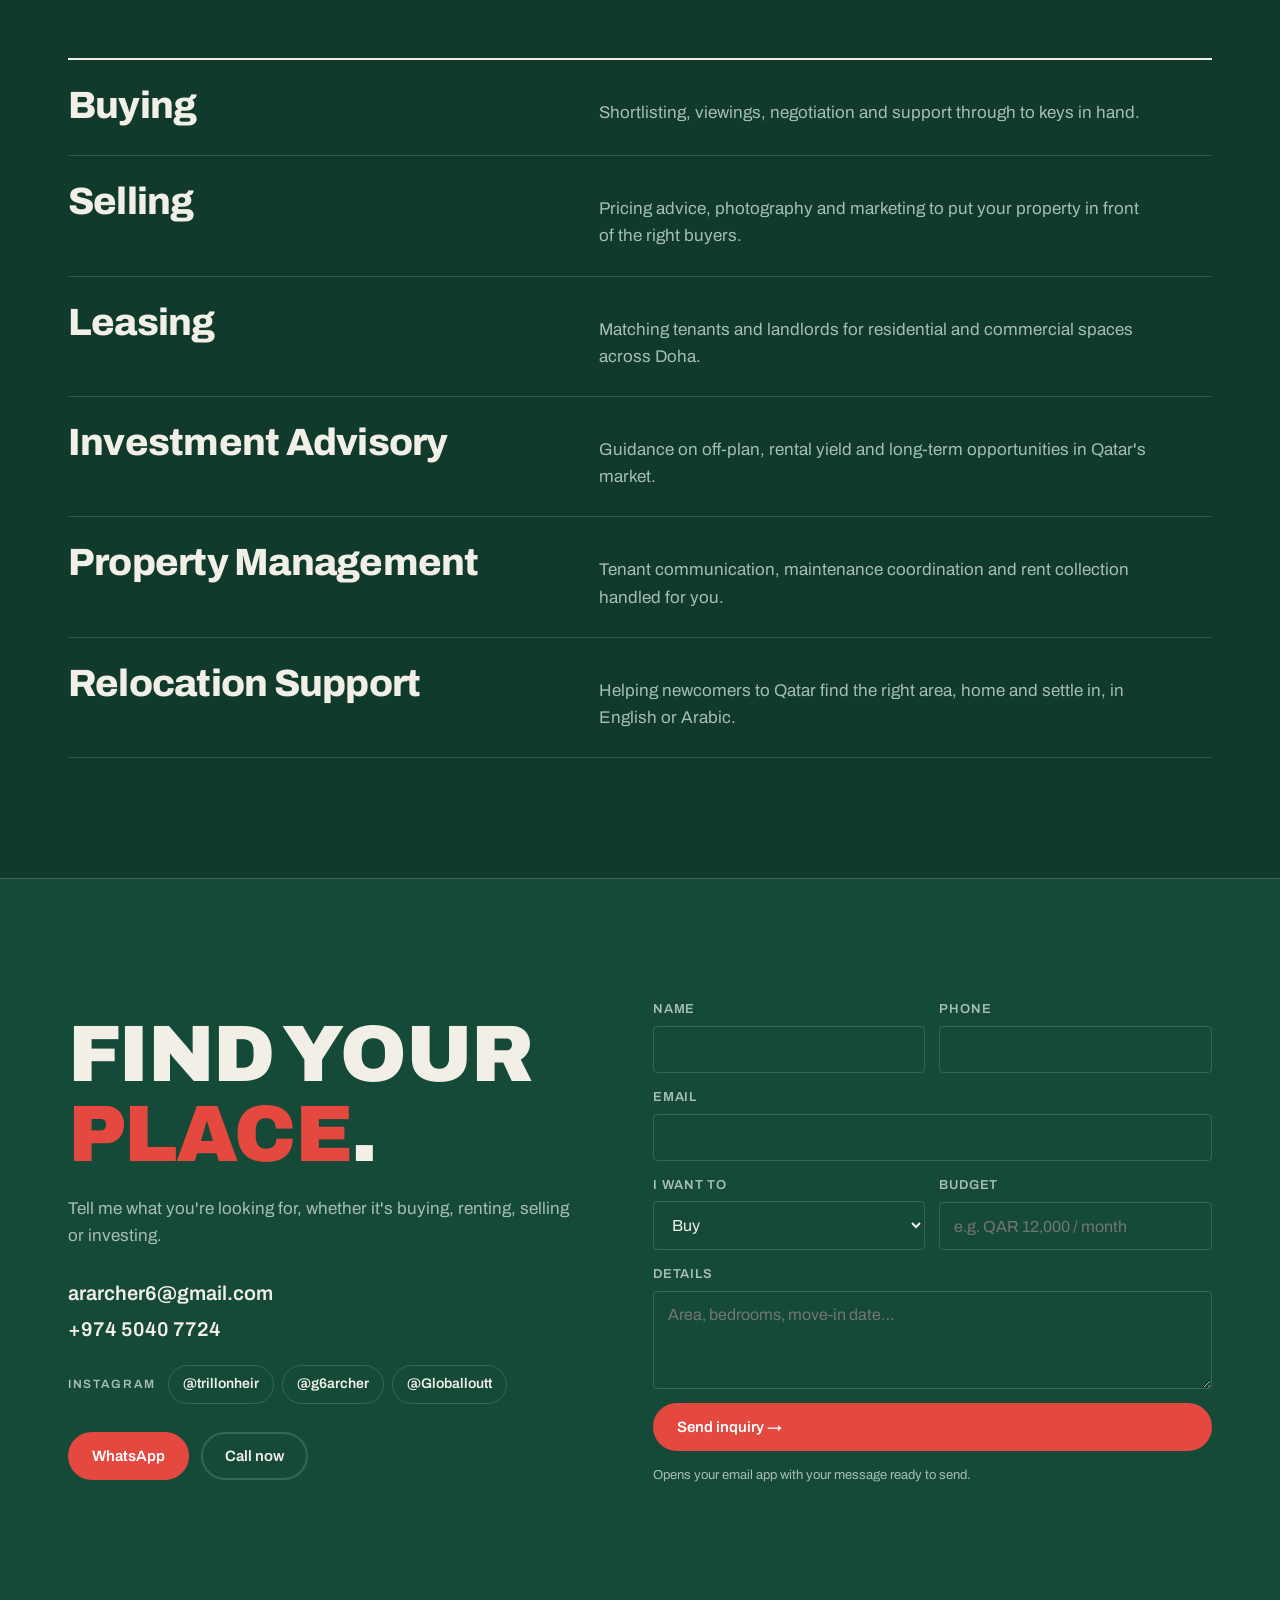
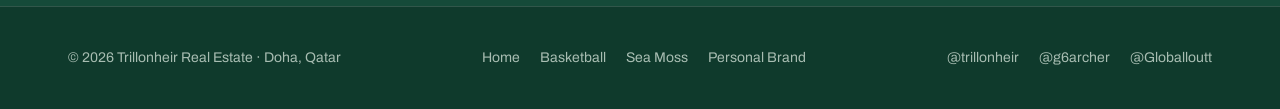
<file: real-estate.html>
<!doctype html>
<html lang="en">
<head>
  <meta charset="utf-8">
  <meta name="viewport" content="width=device-width, initial-scale=1">
  <title>Real Estate — Trillonheir</title>
  <meta name="description" content="Trillonheir Real Estate: property listings, portfolio and services for buyers, sellers, tenants and investors in Qatar.">
  <link rel="preconnect" href="https://fonts.googleapis.com">
  <link rel="preconnect" href="https://fonts.gstatic.com" crossorigin>
  <link href="https://fonts.googleapis.com/css2?family=Archivo:wdth,wght@62..125,400..900&display=swap" rel="stylesheet">
  <link rel="stylesheet" href="css/style.css">
</head>
<body class="t-realestate">
  <a class="skip" href="#main">Skip to content</a>

  <header class="site-header">
    <div class="wrap">
      <a class="logo" href="index.html">TRILLONHEIR<span>.</span></a>
      <button class="nav-toggle" aria-expanded="false" aria-controls="nav">MENU</button>
      <nav class="nav" id="nav">
        <a href="index.html">Home</a>
        <a href="real-estate.html" aria-current="page">Real Estate</a>
        <a href="basketball.html">Basketball</a>
        <a href="sea-moss.html">Sea Moss</a>
        <a href="personal-brand.html">Personal Brand</a>
      </nav>
    </div>
  </header>

  <main id="main">
    <section class="page-hero">
      <div class="wrap">
        <div>
          <h1>Real<br><span class="accent">Estate</span></h1>
          <p class="lead">Finding the right home or investment in Qatar, handled personally from first viewing to final handover.
            Built on years of client service, negotiation and relationship-building across Doha.</p>
          <div class="btn-row" style="margin-top:28px">
            <a class="btn" href="#listings">View listings</a>
            <a class="btn ghost" href="#contact">Book a viewing</a>
          </div>
        </div>
        <div class="hero-media">
          <img src="images/re-sea-view.jpg" alt="Sea view from a high-floor apartment window overlooking the waterfront" width="1050" height="1400">
        </div>
      </div>
    </section>

    <!-- LISTINGS -->
    <section id="listings">
      <div class="wrap">
        <div class="section-head reveal">
          <h2>Available now.</h2>
          <p>A selection of current properties. Contact me for full details, floor plans and viewings.</p>
        </div>
        <!--
          HOW TO UPDATE A LISTING
          1. Put the photo in /images (e.g. images/listing-pearl.jpg)
          2. Replace the <div class="ph">…</div> with <img src="images/listing-pearl.jpg" alt="…">
          3. Edit the tag, title, location, details and price text.
          The listings below are SAMPLES — replace them with real properties.
        -->
        <div class="grid grid-3">
          <article class="card listing reveal">
            <div class="ph">Listing photo</div>
            <div class="body">
              <span class="tag">For Sale</span>
              <h3>Waterfront Apartment</h3>
              <div class="meta"><span>The Pearl</span><span>2 Bed</span><span>2 Bath</span><span>140 m²</span></div>
              <span class="price">Price on request</span>
            </div>
          </article>
          <article class="card listing reveal">
            <div class="ph">Listing photo</div>
            <div class="body">
              <span class="tag">For Rent</span>
              <h3>Modern City Residence</h3>
              <div class="meta"><span>Lusail</span><span>3 Bed</span><span>3 Bath</span><span>185 m²</span></div>
              <span class="price">Price on request</span>
            </div>
          </article>
          <article class="card listing reveal">
            <div class="ph">Listing photo</div>
            <div class="body">
              <span class="tag">For Sale</span>
              <h3>Family Villa</h3>
              <div class="meta"><span>West Bay Lagoon</span><span>5 Bed</span><span>6 Bath</span><span>450 m²</span></div>
              <span class="price">Price on request</span>
            </div>
          </article>
          <article class="card listing reveal">
            <div class="ph">Listing photo</div>
            <div class="body">
              <span class="tag">For Rent</span>
              <h3>Furnished Studio</h3>
              <div class="meta"><span>Msheireb</span><span>Studio</span><span>1 Bath</span><span>55 m²</span></div>
              <span class="price">Price on request</span>
            </div>
          </article>
          <article class="card listing reveal">
            <div class="ph">Listing photo</div>
            <div class="body">
              <span class="tag">Commercial</span>
              <h3>Office Space</h3>
              <div class="meta"><span>West Bay</span><span>Open plan</span><span>220 m²</span></div>
              <span class="price">Price on request</span>
            </div>
          </article>
          <article class="card listing reveal">
            <div class="ph">Listing photo</div>
            <div class="body">
              <span class="tag">Off-Plan</span>
              <h3>New Development</h3>
              <div class="meta"><span>Lusail Marina</span><span>1–3 Bed</span><span>Handover TBC</span></div>
              <span class="price">Price on request</span>
            </div>
          </article>
        </div>
      </div>
    </section>

    <!-- PORTFOLIO -->
    <section class="alt" id="portfolio">
      <div class="wrap">
        <div class="section-head reveal">
          <h2>Recent deals &amp; projects.</h2>
          <p>Properties sold, leased and managed. Add photos and short notes as deals close.</p>
        </div>
        <div class="grid grid-3">
          <img class="photo reveal" src="images/re-living-room.jpg" alt="Furnished living room with modern sofas and warm ceiling lighting" loading="lazy" style="aspect-ratio:3/4">
          <img class="photo reveal" src="images/re-balcony.jpg" alt="Covered balcony with white balustrades looking out over palm trees" loading="lazy" style="aspect-ratio:3/4">
          <img class="photo reveal" src="images/re-atrium.jpg" alt="Looking up through a tall atrium lined with wood and metal slats" loading="lazy" style="aspect-ratio:3/4">
        </div>
      </div>
    </section>

    <!-- SERVICES -->
    <section id="services">
      <div class="wrap">
        <div class="section-head reveal">
          <h2>How I can help.</h2>
        </div>
        <ul class="rows reveal rows-plain">
          <li><h3>Buying</h3><p>Shortlisting, viewings, negotiation and support through to keys in hand.</p><span class="arrow" aria-hidden="true">→</span></li>
          <li><h3>Selling</h3><p>Pricing advice, photography and marketing to put your property in front of the right buyers.</p><span class="arrow" aria-hidden="true">→</span></li>
          <li><h3>Leasing</h3><p>Matching tenants and landlords for residential and commercial spaces across Doha.</p><span class="arrow" aria-hidden="true">→</span></li>
          <li><h3>Investment Advisory</h3><p>Guidance on off-plan, rental yield and long-term opportunities in Qatar's market.</p><span class="arrow" aria-hidden="true">→</span></li>
          <li><h3>Property Management</h3><p>Tenant communication, maintenance coordination and rent collection handled for you.</p><span class="arrow" aria-hidden="true">→</span></li>
          <li><h3>Relocation Support</h3><p>Helping newcomers to Qatar find the right area, home and settle in, in English or Arabic.</p><span class="arrow" aria-hidden="true">→</span></li>
        </ul>
      </div>
    </section>

    <!-- CONTACT -->
    <section class="contact alt" id="contact">
      <div class="wrap contact-grid">
        <div class="reveal">
          <h2>Find your <span class="accent">place</span>.</h2>
          <p class="muted">Tell me what you're looking for, whether it's buying, renting, selling or investing.</p>
          <div class="contact-lines">
            <a href="mailto:ararcher6@gmail.com">ararcher6@gmail.com</a>
            <a href="tel:+97450407724">+974 5040 7724</a>
          </div>
          <div class="socials" aria-label="Instagram">
            <span>Instagram</span>
            <a href="https://www.instagram.com/trillonheir/" target="_blank" rel="noopener">@trillonheir</a>
            <a href="https://www.instagram.com/g6archer/" target="_blank" rel="noopener">@g6archer</a>
            <a href="https://www.instagram.com/globalloutt/" target="_blank" rel="noopener">@Globalloutt</a>
          </div>
          <div class="btn-row">
            <a class="btn" href="https://wa.me/97450407724?text=Hi%2C%20I%27m%20interested%20in%20a%20property" target="_blank" rel="noopener">WhatsApp</a>
            <a class="btn ghost" href="tel:+97450407724">Call now</a>
          </div>
        </div>
        <form class="form reveal" data-to="ararcher6@gmail.com" data-subject="Real estate inquiry">
          <div class="row">
            <label>Name<input name="name" required autocomplete="name"></label>
            <label>Phone<input name="phone" type="tel" autocomplete="tel"></label>
          </div>
          <label>Email<input name="email" type="email" required autocomplete="email"></label>
          <div class="row">
            <label>I want to
              <select name="topic"><option>Buy</option><option>Rent</option><option>Sell</option><option>Invest</option><option>List my property</option></select>
            </label>
            <label>Budget<input name="budget" placeholder="e.g. QAR 12,000 / month"></label>
          </div>
          <label>Details<textarea name="message" rows="4" placeholder="Area, bedrooms, move-in date…"></textarea></label>
          <button class="btn" type="submit">Send inquiry →</button>
          <p class="note">Opens your email app with your message ready to send.</p>
        </form>
      </div>
    </section>
  </main>

  <footer class="site-footer">
    <div class="wrap">
      <span>© <span data-year>2026</span> Trillonheir Real Estate · Doha, Qatar</span>
      <nav><a href="index.html">Home</a><a href="basketball.html">Basketball</a><a href="sea-moss.html">Sea Moss</a><a href="personal-brand.html">Personal Brand</a></nav>
      <nav aria-label="Instagram"><a href="https://www.instagram.com/trillonheir/" target="_blank" rel="noopener">@trillonheir</a><a href="https://www.instagram.com/g6archer/" target="_blank" rel="noopener">@g6archer</a><a href="https://www.instagram.com/globalloutt/" target="_blank" rel="noopener">@Globalloutt</a></nav>
    </div>
  </footer>
  <script src="js/main.js"></script>
</body>
</html>
</file>
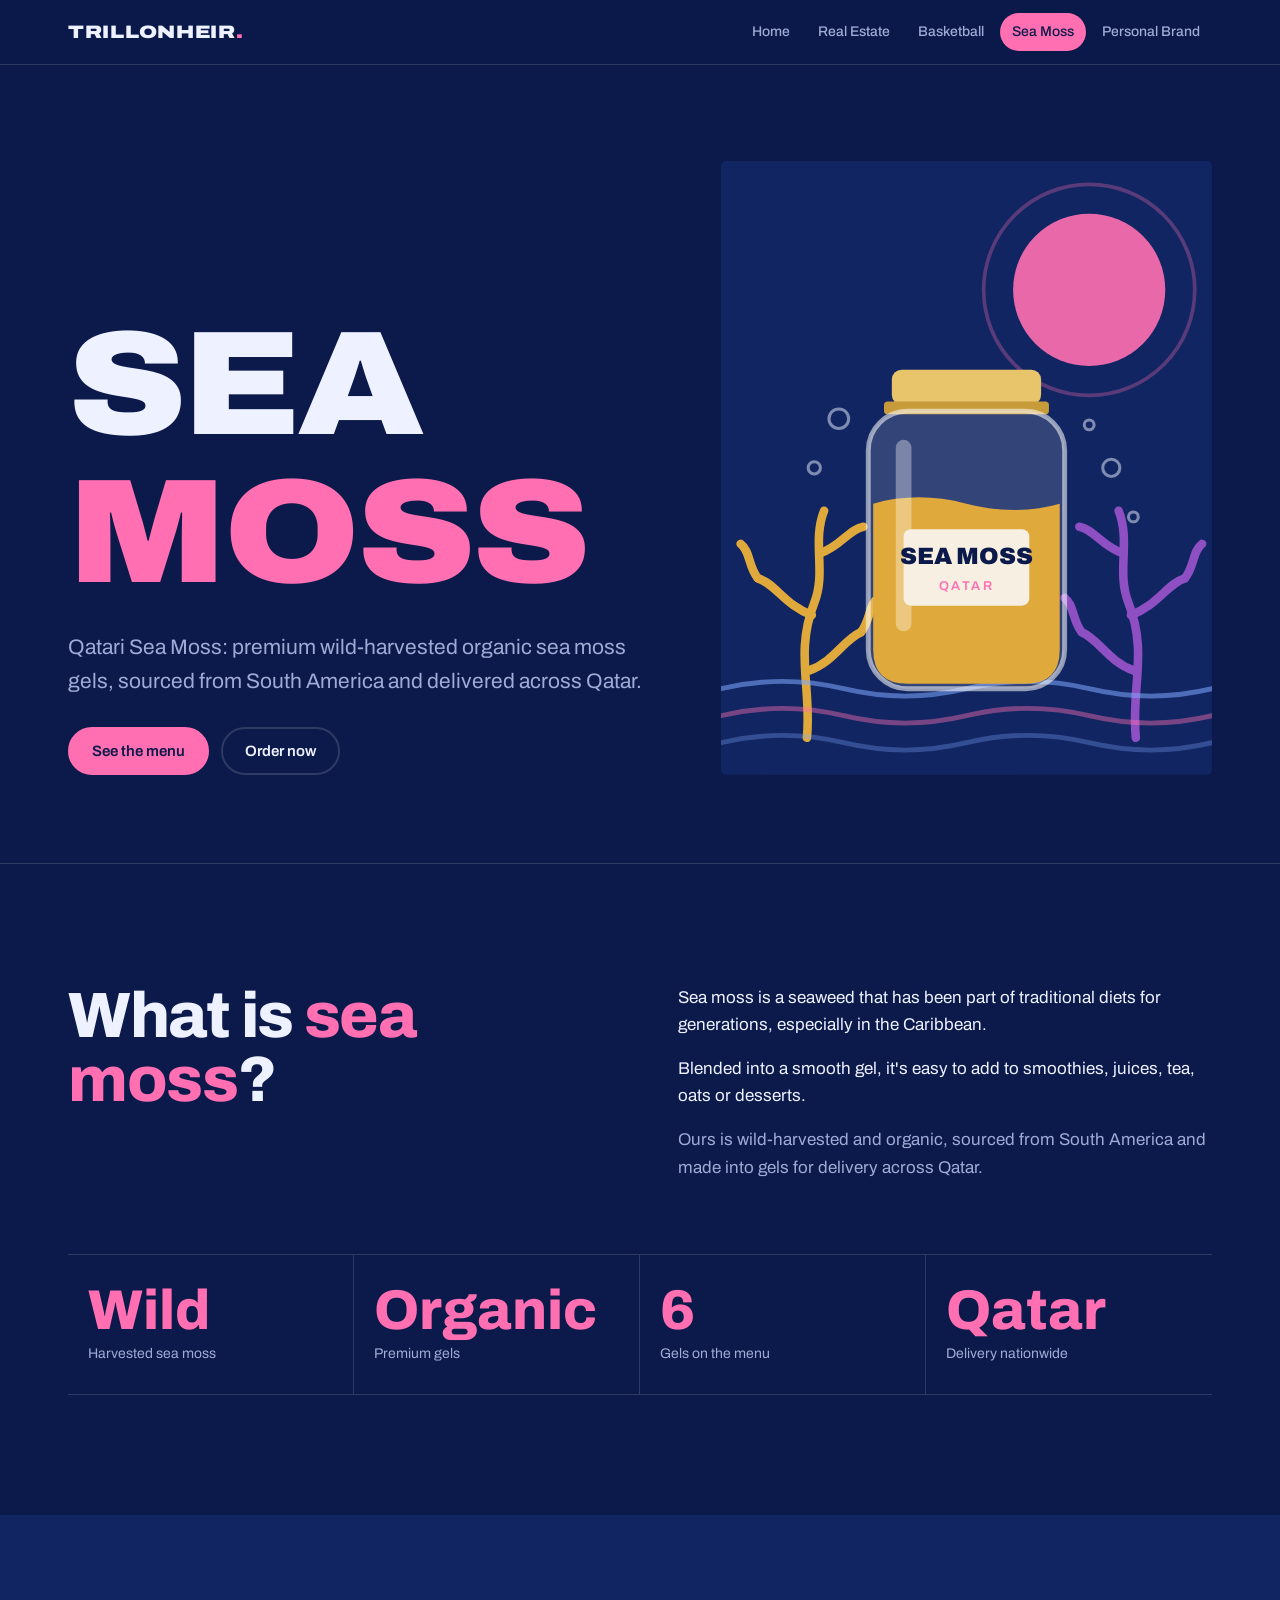
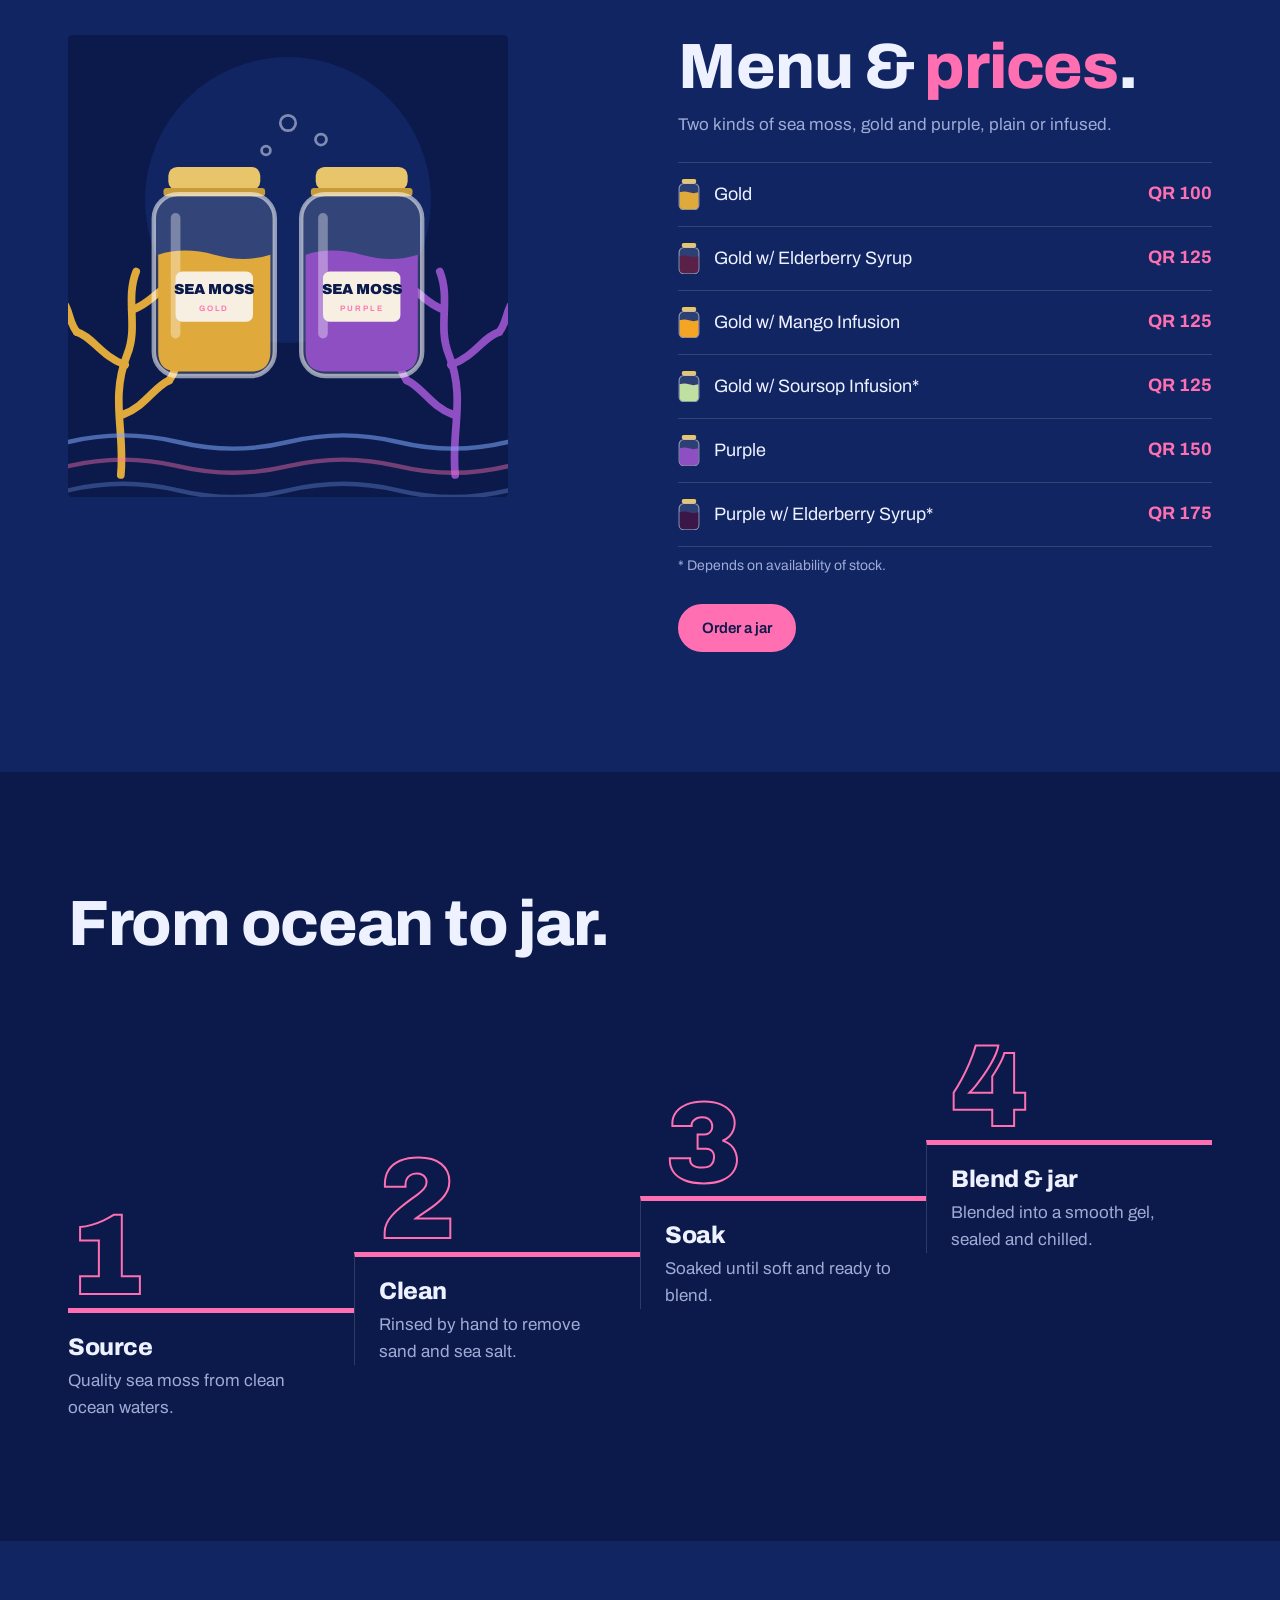
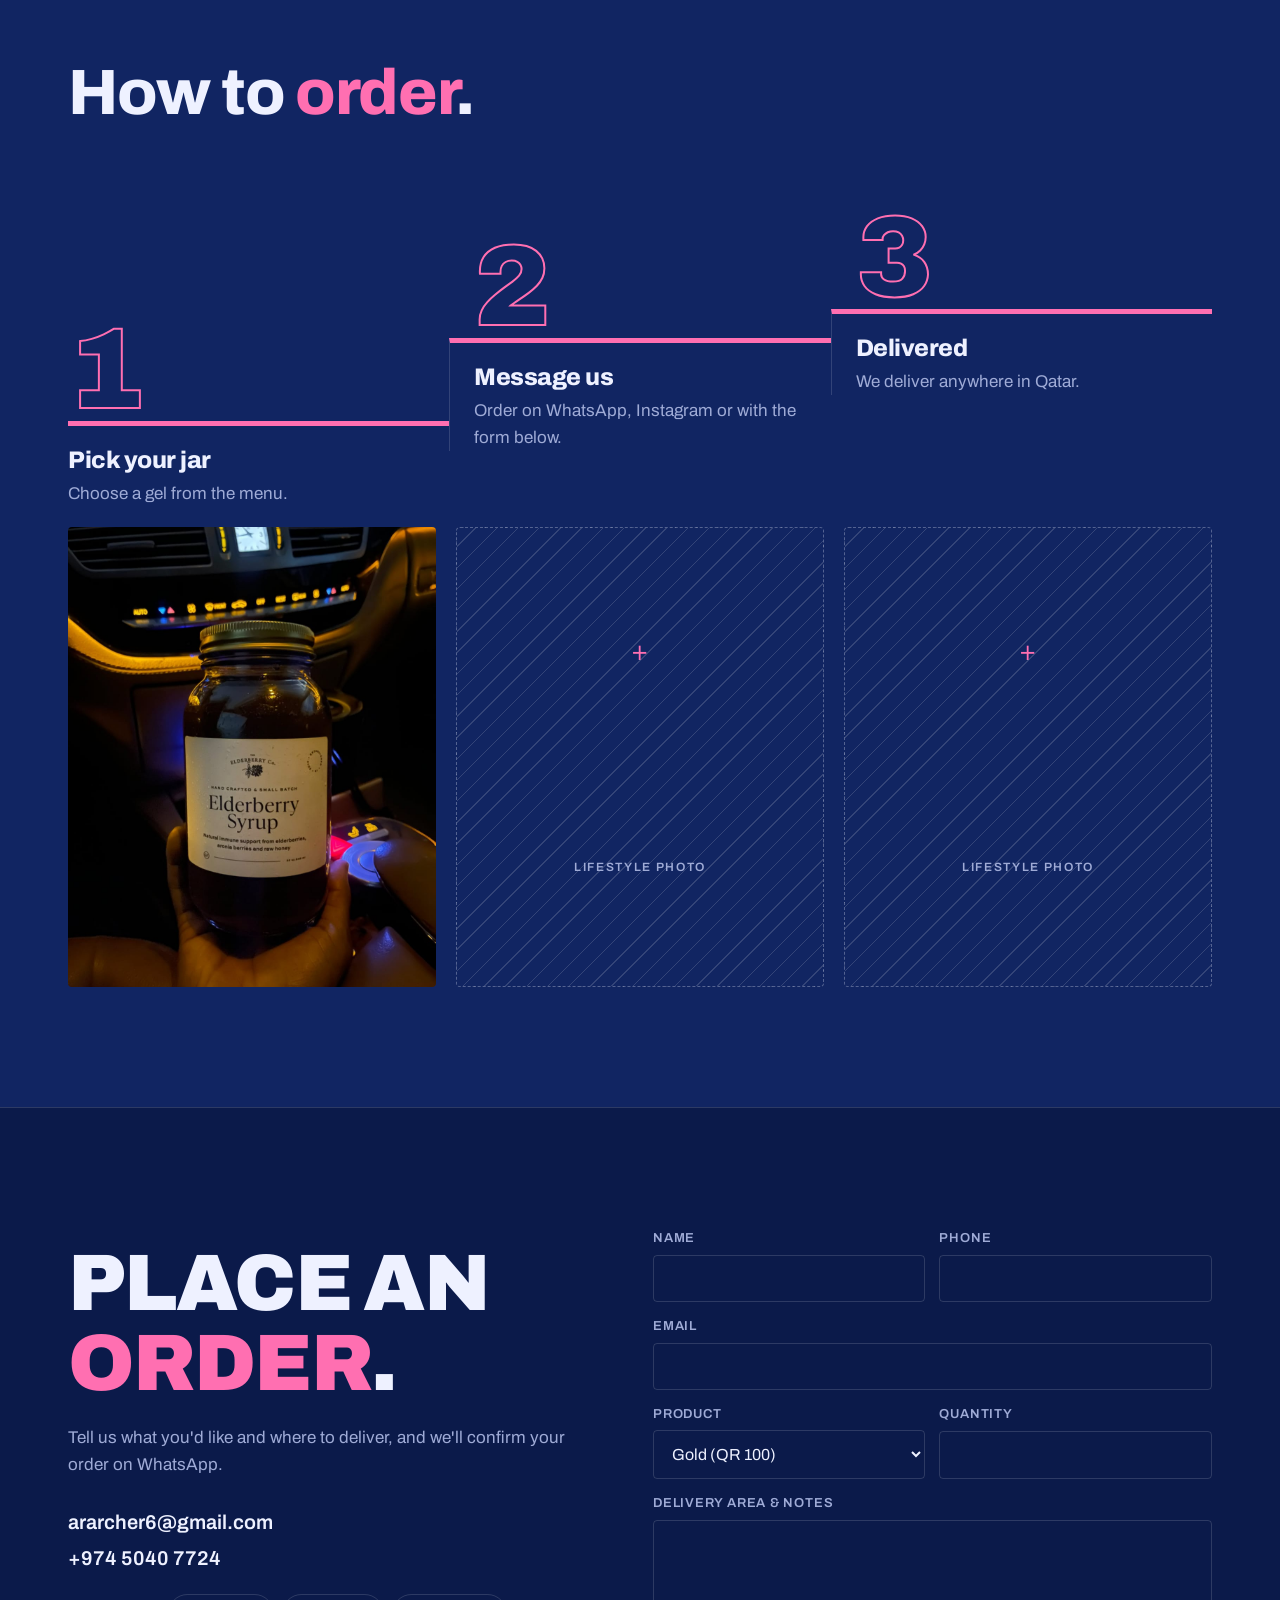
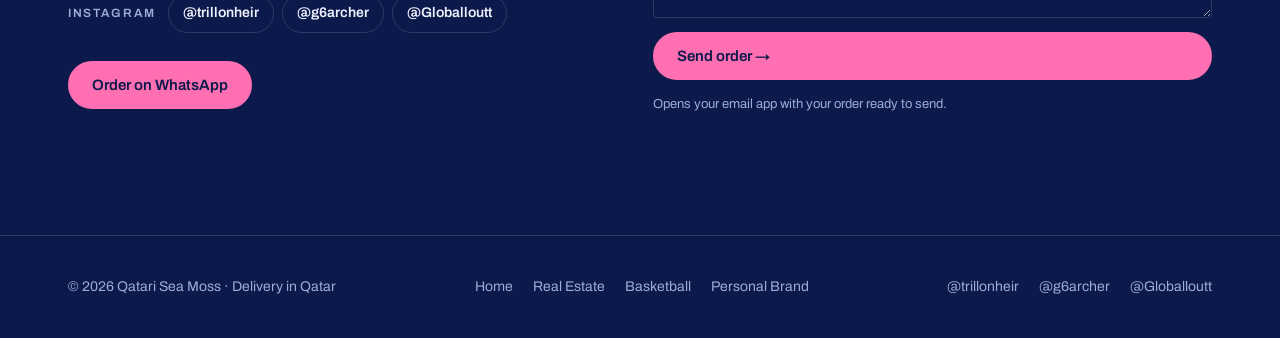
<file: sea-moss.html>
<!doctype html>
<html lang="en">
<head>
  <meta charset="utf-8">
  <meta name="viewport" content="width=device-width, initial-scale=1">
  <title>Sea Moss — Trillonheir</title>
  <meta name="description" content="Trillonheir Sea Moss: premium wild-harvested organic sea moss gels, sourced from South America and delivered across Qatar.">
  <link rel="preconnect" href="https://fonts.googleapis.com">
  <link rel="preconnect" href="https://fonts.gstatic.com" crossorigin>
  <link href="https://fonts.googleapis.com/css2?family=Archivo:wdth,wght@62..125,400..900&display=swap" rel="stylesheet">
  <link rel="stylesheet" href="css/style.css">
</head>
<body class="t-seamoss">
  <a class="skip" href="#main">Skip to content</a>

  <header class="site-header">
    <div class="wrap">
      <a class="logo" href="index.html">TRILLONHEIR<span>.</span></a>
      <button class="nav-toggle" aria-expanded="false" aria-controls="nav">MENU</button>
      <nav class="nav" id="nav">
        <a href="index.html">Home</a>
        <a href="real-estate.html">Real Estate</a>
        <a href="basketball.html">Basketball</a>
        <a href="sea-moss.html" aria-current="page">Sea Moss</a>
        <a href="personal-brand.html">Personal Brand</a>
      </nav>
    </div>
  </header>

  <!-- Products and prices: update them in the menu list below. The illustrations are inline SVG. -->
  <main id="main">
    <section class="page-hero">
      <div class="wrap">
        <div>
          <h1>Sea<br><span class="accent">Moss</span></h1>
          <p class="lead">Qatari Sea Moss: premium wild-harvested organic sea moss gels, sourced from South America
            and delivered across Qatar.</p>
          <div class="btn-row" style="margin-top:28px">
            <a class="btn" href="#menu">See the menu</a>
            <a class="btn ghost" href="#contact">Order now</a>
          </div>
        </div>
        <div class="hero-media"><svg class="illus" viewBox="0 0 400 500" role="img" aria-label="Illustration of a jar of gold sea moss gel with sea moss fronds, waves and the sun"><rect width="400" height="500" rx="4" fill="#112562"/><circle cx="300" cy="105" r="62" fill="#ff6fb1" opacity=".9"/><circle cx="300" cy="105" r="86" fill="none" stroke="#ff6fb1" stroke-opacity=".3" stroke-width="3"/><g transform="translate(70 470)" fill="none" stroke="#e0a93b" stroke-width="7" stroke-linecap="round" stroke-linejoin="round"><path d="M0 0 C 4 -40 -10 -70 6 -110 C 16 -135 4 -160 14 -185"/><path d="M2 -55 C 22 -62 30 -80 44 -86"/><path d="M4 -100 C -18 -108 -26 -126 -40 -130"/><path d="M10 -150 C 28 -156 34 -170 46 -172"/><path d="M44 -86 C 52 -96 50 -108 58 -114"/><path d="M-40 -130 C -48 -140 -46 -152 -54 -158"/></g><g transform="translate(338 470) scale(-1 1)" fill="none" stroke="#8e4fc2" stroke-width="7" stroke-linecap="round" stroke-linejoin="round"><path d="M0 0 C 4 -40 -10 -70 6 -110 C 16 -135 4 -160 14 -185"/><path d="M2 -55 C 22 -62 30 -80 44 -86"/><path d="M4 -100 C -18 -108 -26 -126 -40 -130"/><path d="M10 -150 C 28 -156 34 -170 46 -172"/><path d="M44 -86 C 52 -96 50 -108 58 -114"/><path d="M-40 -130 C -48 -140 -46 -152 -54 -158"/></g><path d="M0 430 Q 50 418 100 430 T 200 430 T 300 430 T 400 430" fill="none" stroke="#7fa8ff" stroke-opacity="0.55" stroke-width="4" stroke-linecap="round"/><path d="M0 452 Q 50 440 100 452 T 200 452 T 300 452 T 400 452" fill="none" stroke="#ff6fb1" stroke-opacity="0.43000000000000005" stroke-width="4" stroke-linecap="round"/><path d="M0 474 Q 50 462 100 474 T 200 474 T 300 474 T 400 474" fill="none" stroke="#7fa8ff" stroke-opacity="0.31000000000000005" stroke-width="4" stroke-linecap="round"/><g transform="translate(120 170)"><rect x="19.2" y="0" width="121.6" height="28.6" rx="8" fill="#e8c46a"/><rect x="12.8" y="26" width="134.4" height="10.4" rx="3" fill="#c79a3a"/><rect x="0" y="33.800000000000004" width="160" height="226.2" rx="32" fill="rgba(255,255,255,.14)" stroke="rgba(255,255,255,.55)" stroke-width="4"/><path d="M4 109.2 Q 40 98.8 80 109.2 T 156 109.2 V 228 Q 156 256 128 256 H 32 Q 4 256 4 228 Z" fill="#e0a93b"/><rect x="22.400000000000002" y="57.2" width="12.8" height="156" rx="6.4" fill="rgba(255,255,255,.35)"/><rect x="28.799999999999997" y="130" width="102.4" height="62.4" rx="6" fill="#f6efe2"/><text x="80" y="158.6" text-anchor="middle" font-family="Archivo, sans-serif" font-weight="900" font-size="19.2" fill="#0b1a4a">SEA MOSS</text><text x="80" y="179.39999999999998" text-anchor="middle" font-family="Archivo, sans-serif" font-weight="600" font-size="10.4" letter-spacing="2" fill="#ff6fb1">QATAR</text></g><circle cx="96" cy="210" r="8" fill="none" stroke="#eef1ff" stroke-opacity=".5" stroke-width="2.5"/><circle cx="76" cy="250" r="5" fill="none" stroke="#eef1ff" stroke-opacity=".5" stroke-width="2.5"/><circle cx="318" cy="250" r="7" fill="none" stroke="#eef1ff" stroke-opacity=".5" stroke-width="2.5"/><circle cx="336" cy="290" r="4" fill="none" stroke="#eef1ff" stroke-opacity=".5" stroke-width="2.5"/><circle cx="300" cy="215" r="4" fill="none" stroke="#eef1ff" stroke-opacity=".5" stroke-width="2.5"/></svg></div>
      </div>
    </section>

    <!-- INTRO -->
    <section id="intro">
      <div class="wrap split">
        <div class="reveal">
          <h2 style="font-size:clamp(36px,6vw,64px);font-weight:800;margin:0 0 24px">What is <span class="accent">sea moss</span>?</h2>
        </div>
        <div class="reveal">
          <p>Sea moss is a seaweed that has been part of traditional diets for generations, especially in the Caribbean.</p>
          <p>Blended into a smooth gel, it's easy to add to smoothies, juices, tea, oats or desserts.</p>
          <p class="muted">Ours is wild-harvested and organic, sourced from South America and made into gels for delivery across Qatar.</p>
        </div>
      </div>
      <div class="wrap" style="margin-top:56px">
        <div class="stats reveal">
          <div><strong>Wild</strong><span>Harvested sea moss</span></div>
          <div><strong>Organic</strong><span>Premium gels</span></div>
          <div><strong>6</strong><span>Gels on the menu</span></div>
          <div><strong>Qatar</strong><span>Delivery nationwide</span></div>
        </div>
      </div>
    </section>

    <!-- MENU & PRICES -->
    <section class="alt" id="menu">
      <div class="wrap split">
        <div class="reveal">
          <svg class="illus" viewBox="0 0 400 420" role="img" aria-label="Illustration of two jars of sea moss gel, one gold and one purple"><rect width="400" height="420" rx="4" fill="#0b1a4a"/><circle cx="200" cy="150" r="130" fill="#112562"/><g transform="translate(48 400)" fill="none" stroke="#e0a93b" stroke-width="7" stroke-linecap="round" stroke-linejoin="round"><path d="M0 0 C 4 -40 -10 -70 6 -110 C 16 -135 4 -160 14 -185"/><path d="M2 -55 C 22 -62 30 -80 44 -86"/><path d="M4 -100 C -18 -108 -26 -126 -40 -130"/><path d="M10 -150 C 28 -156 34 -170 46 -172"/><path d="M44 -86 C 52 -96 50 -108 58 -114"/><path d="M-40 -130 C -48 -140 -46 -152 -54 -158"/></g><g transform="translate(352 400) scale(-1 1)" fill="none" stroke="#8e4fc2" stroke-width="7" stroke-linecap="round" stroke-linejoin="round"><path d="M0 0 C 4 -40 -10 -70 6 -110 C 16 -135 4 -160 14 -185"/><path d="M2 -55 C 22 -62 30 -80 44 -86"/><path d="M4 -100 C -18 -108 -26 -126 -40 -130"/><path d="M10 -150 C 28 -156 34 -170 46 -172"/><path d="M44 -86 C 52 -96 50 -108 58 -114"/><path d="M-40 -130 C -48 -140 -46 -152 -54 -158"/></g><path d="M0 370 Q 50 358 100 370 T 200 370 T 300 370 T 400 370" fill="none" stroke="#7fa8ff" stroke-opacity="0.55" stroke-width="4" stroke-linecap="round"/><path d="M0 392 Q 50 380 100 392 T 200 392 T 300 392 T 400 392" fill="none" stroke="#ff6fb1" stroke-opacity="0.43000000000000005" stroke-width="4" stroke-linecap="round"/><path d="M0 414 Q 50 402 100 414 T 200 414 T 300 414 T 400 414" fill="none" stroke="#7fa8ff" stroke-opacity="0.31000000000000005" stroke-width="4" stroke-linecap="round"/><g transform="translate(78 120)"><rect x="13.2" y="0" width="83.6" height="20.9" rx="8" fill="#e8c46a"/><rect x="8.8" y="19" width="92.39999999999999" height="7.6000000000000005" rx="3" fill="#c79a3a"/><rect x="0" y="24.7" width="110" height="165.3" rx="22" fill="rgba(255,255,255,.14)" stroke="rgba(255,255,255,.55)" stroke-width="4"/><path d="M4 79.8 Q 27.5 72.2 55 79.8 T 106 79.8 V 168 Q 106 186 88 186 H 22 Q 4 186 4 168 Z" fill="#e0a93b"/><rect x="15.400000000000002" y="41.8" width="8.8" height="114" rx="4.4" fill="rgba(255,255,255,.35)"/><rect x="19.8" y="95" width="70.4" height="45.6" rx="6" fill="#f6efe2"/><text x="55" y="115.89999999999999" text-anchor="middle" font-family="Archivo, sans-serif" font-weight="900" font-size="13.2" fill="#0b1a4a">SEA MOSS</text><text x="55" y="131.1" text-anchor="middle" font-family="Archivo, sans-serif" font-weight="600" font-size="7.15" letter-spacing="2" fill="#ff6fb1">GOLD</text></g><g transform="translate(212 120)"><rect x="13.2" y="0" width="83.6" height="20.9" rx="8" fill="#e8c46a"/><rect x="8.8" y="19" width="92.39999999999999" height="7.6000000000000005" rx="3" fill="#c79a3a"/><rect x="0" y="24.7" width="110" height="165.3" rx="22" fill="rgba(255,255,255,.14)" stroke="rgba(255,255,255,.55)" stroke-width="4"/><path d="M4 79.8 Q 27.5 72.2 55 79.8 T 106 79.8 V 168 Q 106 186 88 186 H 22 Q 4 186 4 168 Z" fill="#8e4fc2"/><rect x="15.400000000000002" y="41.8" width="8.8" height="114" rx="4.4" fill="rgba(255,255,255,.35)"/><rect x="19.8" y="95" width="70.4" height="45.6" rx="6" fill="#f6efe2"/><text x="55" y="115.89999999999999" text-anchor="middle" font-family="Archivo, sans-serif" font-weight="900" font-size="13.2" fill="#0b1a4a">SEA MOSS</text><text x="55" y="131.1" text-anchor="middle" font-family="Archivo, sans-serif" font-weight="600" font-size="7.15" letter-spacing="2" fill="#ff6fb1">PURPLE</text></g><circle cx="200" cy="80" r="7" fill="none" stroke="#eef1ff" stroke-opacity=".5" stroke-width="2.5"/><circle cx="180" cy="105" r="4" fill="none" stroke="#eef1ff" stroke-opacity=".5" stroke-width="2.5"/><circle cx="230" cy="95" r="5" fill="none" stroke="#eef1ff" stroke-opacity=".5" stroke-width="2.5"/></svg>
        </div>
        <div class="reveal">
          <h2 style="font-size:clamp(36px,6vw,64px);font-weight:800;margin:0 0 12px">Menu &amp; <span class="accent">prices</span>.</h2>
          <p class="muted">Two kinds of sea moss, gold and purple, plain or infused.</p>
          <ul class="menu-list">
            <li><span><svg class="jar-ico" viewBox="0 0 40 56" aria-hidden="true"><rect x="7" y="0" width="26" height="8" rx="3" fill="#e8c46a"/><rect x="2" y="8" width="36" height="48" rx="9" fill="rgba(255,255,255,.12)" stroke="rgba(255,255,255,.5)" stroke-width="2"/><path d="M3 24 Q 12 21 20 24 T 37 24 V 47 Q 37 55 29 55 H 11 Q 3 55 3 47 Z" fill="#e0a93b"/></svg>Gold</span><strong>QR 100</strong></li>
            <li><span><svg class="jar-ico" viewBox="0 0 40 56" aria-hidden="true"><rect x="7" y="0" width="26" height="8" rx="3" fill="#e8c46a"/><rect x="2" y="8" width="36" height="48" rx="9" fill="rgba(255,255,255,.12)" stroke="rgba(255,255,255,.5)" stroke-width="2"/><path d="M3 24 Q 12 21 20 24 T 37 24 V 47 Q 37 55 29 55 H 11 Q 3 55 3 47 Z" fill="#5a2148"/></svg>Gold w/ Elderberry Syrup</span><strong>QR 125</strong></li>
            <li><span><svg class="jar-ico" viewBox="0 0 40 56" aria-hidden="true"><rect x="7" y="0" width="26" height="8" rx="3" fill="#e8c46a"/><rect x="2" y="8" width="36" height="48" rx="9" fill="rgba(255,255,255,.12)" stroke="rgba(255,255,255,.5)" stroke-width="2"/><path d="M3 24 Q 12 21 20 24 T 37 24 V 47 Q 37 55 29 55 H 11 Q 3 55 3 47 Z" fill="#f5a524"/></svg>Gold w/ Mango Infusion</span><strong>QR 125</strong></li>
            <li><span><svg class="jar-ico" viewBox="0 0 40 56" aria-hidden="true"><rect x="7" y="0" width="26" height="8" rx="3" fill="#e8c46a"/><rect x="2" y="8" width="36" height="48" rx="9" fill="rgba(255,255,255,.12)" stroke="rgba(255,255,255,.5)" stroke-width="2"/><path d="M3 24 Q 12 21 20 24 T 37 24 V 47 Q 37 55 29 55 H 11 Q 3 55 3 47 Z" fill="#bfe0a0"/></svg>Gold w/ Soursop Infusion*</span><strong>QR 125</strong></li>
            <li><span><svg class="jar-ico" viewBox="0 0 40 56" aria-hidden="true"><rect x="7" y="0" width="26" height="8" rx="3" fill="#e8c46a"/><rect x="2" y="8" width="36" height="48" rx="9" fill="rgba(255,255,255,.12)" stroke="rgba(255,255,255,.5)" stroke-width="2"/><path d="M3 24 Q 12 21 20 24 T 37 24 V 47 Q 37 55 29 55 H 11 Q 3 55 3 47 Z" fill="#8e4fc2"/></svg>Purple</span><strong>QR 150</strong></li>
            <li><span><svg class="jar-ico" viewBox="0 0 40 56" aria-hidden="true"><rect x="7" y="0" width="26" height="8" rx="3" fill="#e8c46a"/><rect x="2" y="8" width="36" height="48" rx="9" fill="rgba(255,255,255,.12)" stroke="rgba(255,255,255,.5)" stroke-width="2"/><path d="M3 24 Q 12 21 20 24 T 37 24 V 47 Q 37 55 29 55 H 11 Q 3 55 3 47 Z" fill="#3b1747"/></svg>Purple w/ Elderberry Syrup*</span><strong>QR 175</strong></li>
          </ul>
          <p class="note muted" style="font-size:14px">* Depends on availability of stock.</p>
          <a class="btn" href="#contact" style="margin-top:12px">Order a jar</a>
        </div>
      </div>
    </section>

    <!-- PROCESS -->
    <section id="process">
      <div class="wrap">
        <div class="section-head reveal">
          <h2>From ocean to jar.</h2>
        </div>
        <ol class="stairs reveal" style="--n:4">
          <li style="--i:0"><span class="n" aria-hidden="true">1</span><h3>Source</h3><p>Quality sea moss from clean ocean waters.</p></li>
          <li style="--i:1"><span class="n" aria-hidden="true">2</span><h3>Clean</h3><p>Rinsed by hand to remove sand and sea salt.</p></li>
          <li style="--i:2"><span class="n" aria-hidden="true">3</span><h3>Soak</h3><p>Soaked until soft and ready to blend.</p></li>
          <li style="--i:3"><span class="n" aria-hidden="true">4</span><h3>Blend &amp; jar</h3><p>Blended into a smooth gel, sealed and chilled.</p></li>
        </ol>
      </div>
    </section>

    <!-- SERVICES -->
    <section class="alt" id="services">
      <div class="wrap">
        <div class="section-head reveal">
          <h2>How to <span class="accent">order</span>.</h2>
        </div>
        <ol class="stairs reveal" style="--n:3">
          <li style="--i:0"><span class="n" aria-hidden="true">1</span><h3>Pick your jar</h3><p>Choose a gel from the menu.</p></li>
          <li style="--i:1"><span class="n" aria-hidden="true">2</span><h3>Message us</h3><p>Order on WhatsApp, Instagram or with the form below.</p></li>
          <li style="--i:2"><span class="n" aria-hidden="true">3</span><h3>Delivered</h3><p>We deliver anywhere in Qatar.</p></li>
        </ol>
        <div class="grid grid-3" style="margin-top:20px">
          <img class="photo reveal" src="images/wellness-elderberry.jpg" alt="A jar of elderberry syrup, used in the elderberry sea moss gels" loading="lazy" style="aspect-ratio:4/5">
          <div class="ph reveal" style="aspect-ratio:4/5">Lifestyle photo</div>
          <div class="ph reveal" style="aspect-ratio:4/5">Lifestyle photo</div>
        </div>
      </div>
    </section>

    <!-- CONTACT -->
    <section class="contact" id="contact">
      <div class="wrap contact-grid">
        <div class="reveal">
          <h2>Place an <span class="accent">order</span>.</h2>
          <p class="muted">Tell us what you'd like and where to deliver, and we'll confirm your order on WhatsApp.</p>
          <div class="contact-lines">
            <a href="mailto:ararcher6@gmail.com">ararcher6@gmail.com</a>
            <a href="tel:+97450407724">+974 5040 7724</a>
          </div>
          <div class="socials" aria-label="Instagram">
            <span>Instagram</span>
            <a href="https://www.instagram.com/trillonheir/" target="_blank" rel="noopener">@trillonheir</a>
            <a href="https://www.instagram.com/g6archer/" target="_blank" rel="noopener">@g6archer</a>
            <a href="https://www.instagram.com/globalloutt/" target="_blank" rel="noopener">@Globalloutt</a>
          </div>
          <div class="btn-row">
            <a class="btn" href="https://wa.me/97450407724?text=Hi%2C%20I%27d%20like%20to%20order%20sea%20moss" target="_blank" rel="noopener">Order on WhatsApp</a>
          </div>
        </div>
        <form class="form reveal" data-to="ararcher6@gmail.com" data-subject="Sea moss order">
          <div class="row">
            <label>Name<input name="name" required autocomplete="name"></label>
            <label>Phone<input name="phone" type="tel" autocomplete="tel"></label>
          </div>
          <label>Email<input name="email" type="email" required autocomplete="email"></label>
          <div class="row">
            <label>Product
              <select name="topic"><option>Gold (QR 100)</option><option>Gold w/ Elderberry Syrup (QR 125)</option><option>Gold w/ Mango Infusion (QR 125)</option><option>Gold w/ Soursop Infusion (QR 125)</option><option>Purple (QR 150)</option><option>Purple w/ Elderberry Syrup (QR 175)</option></select>
            </label>
            <label>Quantity<input name="quantity" inputmode="numeric"></label>
          </div>
          <label>Delivery area &amp; notes<textarea name="message" rows="4"></textarea></label>
          <button class="btn" type="submit">Send order →</button>
          <p class="note">Opens your email app with your order ready to send.</p>
        </form>
      </div>
    </section>
  </main>

  <footer class="site-footer">
    <div class="wrap">
      <span>© <span data-year>2026</span> Qatari Sea Moss · Delivery in Qatar</span>
      <nav><a href="index.html">Home</a><a href="real-estate.html">Real Estate</a><a href="basketball.html">Basketball</a><a href="personal-brand.html">Personal Brand</a></nav>
      <nav aria-label="Instagram"><a href="https://www.instagram.com/trillonheir/" target="_blank" rel="noopener">@trillonheir</a><a href="https://www.instagram.com/g6archer/" target="_blank" rel="noopener">@g6archer</a><a href="https://www.instagram.com/globalloutt/" target="_blank" rel="noopener">@Globalloutt</a></nav>
    </div>
  </footer>
  <script src="js/main.js"></script>
</body>
</html>
</file>
<file: css/style.css>
/* =========================================================
   TRILLONHEIR — shared styles
   Each page sets a theme class on <body>:
     .t-home  .t-realestate  .t-basketball  .t-seamoss  .t-personal
   Change a page's colours by editing its block below.
   ========================================================= */

:root {
  --font-display: "Archivo", "Arial Narrow", sans-serif;
  --font-body: "Archivo", system-ui, sans-serif;
  --radius: 4px;
  --max: 1240px;
  --gutter: clamp(16px, 4vw, 48px);
}

/* ---------- Colour identities ---------- */
.t-home {
  --bg: #f2eee5; --bg-2: #e8e2d4; --ink: #111; --muted: #5b574f;
  --accent: #111; --accent-ink: #f2eee5; --line: rgba(0,0,0,.14);
}
.t-basketball { /* black with yellow accents */
  --bg: #0c0c0c; --bg-2: #181818; --ink: #f5f3ee; --muted: #a29f97;
  --accent: #ffd21f; --accent-ink: #0c0c0c; --line: rgba(255,255,255,.12);
}
.t-seamoss { /* blue with pink accents */
  --bg: #0b1a4a; --bg-2: #112562; --ink: #eef1ff; --muted: #9fabd6;
  --accent: #ff6fb1; --accent-ink: #0b1a4a; --line: rgba(255,255,255,.14);
}
.t-realestate { /* green with red accents */
  --bg: #0f3a2c; --bg-2: #154a39; --ink: #f1efe6; --muted: #a8bdb2;
  --accent: #e5483f; --accent-ink: #fff; --line: rgba(255,255,255,.14);
}
.t-personal {
  --bg: #ebe5d9; --bg-2: #dfd7c7; --ink: #1a1714; --muted: #6a6257;
  --accent: #1a1714; --accent-ink: #ebe5d9; --line: rgba(0,0,0,.14);
}

/* ---------- Base ---------- */
*, *::before, *::after { box-sizing: border-box; }
html { scroll-behavior: smooth; -webkit-text-size-adjust: 100%; }
body {
  margin: 0; background: var(--bg); color: var(--ink);
  font-family: var(--font-body); font-size: 17px; line-height: 1.6;
  -webkit-font-smoothing: antialiased;
}
img { display: block; max-width: 100%; height: auto; }
a { color: inherit; }
h1, h2, h3, h4 { font-family: var(--font-display); line-height: 1; margin: 0; letter-spacing: -.02em; }
p { margin: 0 0 1em; }
.wrap { width: 100%; max-width: var(--max); margin: 0 auto; padding: 0 var(--gutter); }
.accent { color: var(--accent); }
.muted { color: var(--muted); }
.skip { position: absolute; left: -999px; }
.skip:focus { left: 16px; top: 16px; z-index: 100; background: var(--accent); color: var(--accent-ink); padding: 8px 12px; }

/* ---------- Header / nav ---------- */
.site-header {
  position: sticky; top: 0; z-index: 50;
  background: color-mix(in srgb, var(--bg) 88%, transparent);
  backdrop-filter: blur(10px); -webkit-backdrop-filter: blur(10px);
  border-bottom: 1px solid var(--line);
}
.site-header .wrap { display: flex; align-items: center; justify-content: space-between; height: 64px; }
.logo { font-family: var(--font-display); font-weight: 900; font-stretch: 125%; letter-spacing: .04em; text-decoration: none; font-size: 18px; }
.logo span { color: var(--accent); }
.nav { display: flex; gap: 4px; }
.nav a {
  text-decoration: none; font-size: 14px; font-weight: 500; padding: 8px 12px; border-radius: 99px;
  color: var(--muted); transition: color .2s, background .2s;
}
.nav a:hover { color: var(--ink); background: var(--line); }
.nav a[aria-current="page"] { color: var(--accent-ink); background: var(--accent); }
.nav-toggle {
  display: none; background: none; border: 1px solid var(--line); color: var(--ink);
  border-radius: 99px; padding: 8px 14px; font: 600 13px var(--font-body); letter-spacing: .08em; cursor: pointer;
}
@media (max-width: 860px) {
  .nav-toggle { display: block; }
  .nav {
    position: absolute; top: 64px; left: 0; right: 0; flex-direction: column; gap: 0;
    background: var(--bg); border-bottom: 1px solid var(--line); padding: 8px var(--gutter) 16px;
    display: none;
  }
  .nav.open { display: flex; }
  .nav a { padding: 14px 4px; border-radius: 0; border-bottom: 1px solid var(--line); font-size: 17px; }
  .nav a[aria-current="page"] { background: none; color: var(--accent); }
}

/* ---------- Buttons ---------- */
.btn {
  display: inline-flex; align-items: center; gap: 10px; text-decoration: none; cursor: pointer;
  font: 600 15px var(--font-body); padding: 14px 22px; border-radius: 99px; border: 2px solid var(--accent);
  background: var(--accent); color: var(--accent-ink); transition: transform .15s, background .2s, color .2s;
}
.btn:hover { transform: translateY(-2px); }
.btn.ghost { background: transparent; color: var(--ink); border-color: var(--line); }
.btn.ghost:hover { border-color: var(--ink); }
.btn-row { display: flex; flex-wrap: wrap; gap: 12px; }

/* ---------- Sections ---------- */
section { padding: clamp(64px, 10vw, 120px) 0; }
.section-head { display: grid; gap: 18px; margin-bottom: clamp(32px, 5vw, 56px); max-width: 760px; }
.section-head h2 { font-size: clamp(36px, 6vw, 64px); font-weight: 800; }
.section-head p { color: var(--muted); font-size: 18px; margin: 0; }
.alt { background: var(--bg-2); }

/* ---------- Page hero (inner pages) ---------- */
.page-hero { padding: clamp(48px, 8vw, 96px) 0 clamp(48px, 8vw, 88px); border-bottom: 1px solid var(--line); }
.page-hero .wrap { display: grid; grid-template-columns: 1.2fr 1fr; gap: clamp(32px, 5vw, 64px); align-items: end; }
.page-hero h1 { font-size: clamp(42px, 12vw, 148px); font-weight: 900; font-stretch: 112%; text-transform: uppercase; margin: 18px 0 24px; }
.page-hero .lead { font-size: clamp(18px, 2vw, 21px); color: var(--muted); max-width: 52ch; }
.page-hero .hero-media { aspect-ratio: 4/5; border-radius: var(--radius); overflow: hidden; }
.page-hero .hero-media img { width: 100%; height: 100%; object-fit: cover; }
@media (max-width: 860px) { .page-hero .wrap { grid-template-columns: 1fr; } .page-hero .hero-media { aspect-ratio: 4/3; } }

/* ---------- Image placeholders (swap for <img>) ---------- */
.ph {
  position: relative; width: 100%; height: 100%; min-height: 180px; border-radius: var(--radius);
  background:
    repeating-linear-gradient(-45deg, transparent 0 14px, var(--line) 14px 15px),
    var(--bg-2);
  border: 1px dashed color-mix(in srgb, var(--ink) 30%, transparent);
  display: grid; place-items: center; text-align: center; color: var(--muted);
  font-size: 12px; font-weight: 600; letter-spacing: .14em; text-transform: uppercase; padding: 16px;
}
.ph[style*="aspect-ratio"] { height: auto; }
.grid > *, .split > *, [style*="grid-template-columns"] > * { min-width: 0; }
.ph::before { content: "+"; display: block; font-size: 28px; font-weight: 300; line-height: 1; margin-bottom: 6px; color: var(--accent); }

/* ---------- Cards / grids ---------- */
.grid { display: grid; gap: 20px; }
.grid-2 { grid-template-columns: repeat(2, 1fr); }
.grid-3 { grid-template-columns: repeat(3, 1fr); }
.grid-4 { grid-template-columns: repeat(4, 1fr); }
@media (max-width: 960px) { .grid-3, .grid-4 { grid-template-columns: repeat(2, 1fr); } }
@media (max-width: 620px) { .grid-2, .grid-3, .grid-4 { grid-template-columns: 1fr; } }

.card {
  border: 1px solid var(--line); border-radius: var(--radius); padding: 28px;
  display: flex; flex-direction: column; gap: 12px; background: color-mix(in srgb, var(--bg-2) 50%, transparent);
  transition: border-color .2s, transform .2s;
}
.card:hover { border-color: var(--accent); transform: translateY(-3px); }
.card .num { font: 700 13px var(--font-body); color: var(--accent); letter-spacing: .12em; }
.card h3 { font-size: 24px; font-weight: 700; letter-spacing: -.01em; }
.card p { color: var(--muted); margin: 0; font-size: 16px; }
.card ul { margin: 4px 0 0; padding-left: 18px; color: var(--muted); font-size: 15px; }

/* listing cards */
.listing { padding: 0; overflow: hidden; }
.listing .ph, .listing img { border-radius: 0; border: 0; aspect-ratio: 4/3; min-height: 0; }
.listing .body { padding: 22px 24px 26px; display: grid; gap: 8px; }
.tag {
  justify-self: start; font-size: 11px; font-weight: 700; letter-spacing: .14em; text-transform: uppercase;
  padding: 5px 10px; border-radius: 99px; background: var(--accent); color: var(--accent-ink);
}
.meta { display: flex; flex-wrap: wrap; gap: 6px 16px; font-size: 14px; color: var(--muted); }
.price { font-weight: 700; font-size: 18px; }

/* stat strip */
.stats { display: grid; grid-template-columns: repeat(4, 1fr); border-top: 1px solid var(--line); border-bottom: 1px solid var(--line); }
.stats > div { padding: 28px 20px; border-right: 1px solid var(--line); }
.stats > div:last-child { border-right: 0; }
.stats strong { display: block; font-family: var(--font-display); font-size: clamp(36px, 5vw, 56px); font-weight: 800; color: var(--accent); line-height: 1; }
.stats span { font-size: 14px; color: var(--muted); }
@media (max-width: 760px) { .stats { grid-template-columns: repeat(2, 1fr); } .stats > div:nth-child(2) { border-right: 0; } .stats > div:nth-child(-n+2) { border-bottom: 1px solid var(--line); } }

/* timeline */
.timeline { list-style: none; margin: 0; padding: 0; border-left: 2px solid var(--line); }
.timeline li { position: relative; padding: 0 0 36px 28px; }
.timeline li::before { content: ""; position: absolute; left: -7px; top: 6px; width: 12px; height: 12px; border-radius: 50%; background: var(--accent); }
.timeline .when { font-size: 13px; font-weight: 700; letter-spacing: .1em; text-transform: uppercase; color: var(--accent); }
.timeline h3 { font-size: 22px; margin: 6px 0 8px; font-weight: 700; }
.timeline p { color: var(--muted); margin: 0; }

/* split layout */
.split { display: grid; grid-template-columns: 1fr 1fr; gap: clamp(32px, 6vw, 80px); align-items: start; }
@media (max-width: 860px) { .split { grid-template-columns: 1fr; } }

/* ---------- Contact ---------- */
.contact { border-top: 1px solid var(--line); }
.contact-grid { display: grid; grid-template-columns: 1fr 1.1fr; gap: clamp(32px, 6vw, 80px); }
.contact h2 { font-size: clamp(40px, 7vw, 80px); font-weight: 900; text-transform: uppercase; margin: 16px 0 20px; }
.contact-lines { display: grid; gap: 4px; margin: 28px 0; }
.contact-lines a { font-size: 20px; text-decoration: none; font-weight: 600; }
.contact-lines a:hover { color: var(--accent); }
.form { display: grid; gap: 14px; }
.form label { display: grid; gap: 6px; font-size: 13px; font-weight: 600; letter-spacing: .06em; text-transform: uppercase; color: var(--muted); }
.form input, .form select, .form textarea {
  width: 100%; font: 400 16px var(--font-body); color: var(--ink); background: transparent;
  border: 1px solid var(--line); border-radius: var(--radius); padding: 14px; text-transform: none; letter-spacing: 0;
}
.form select option { color: #111; }
.form input:focus, .form select:focus, .form textarea:focus { outline: 2px solid var(--accent); outline-offset: 1px; border-color: transparent; }
.form .row { display: grid; grid-template-columns: 1fr 1fr; gap: 14px; }
.form .note { font-size: 13px; color: var(--muted); margin: 0; }
@media (max-width: 860px) { .contact-grid { grid-template-columns: 1fr; } }
@media (max-width: 520px) { .form .row { grid-template-columns: 1fr; } }

/* ---------- Footer ---------- */
.site-footer { border-top: 1px solid var(--line); padding: 40px 0; font-size: 14px; color: var(--muted); }
.site-footer .wrap { display: flex; flex-wrap: wrap; justify-content: space-between; gap: 20px; }
.site-footer nav { display: flex; flex-wrap: wrap; gap: 6px 20px; }
.site-footer a { text-decoration: none; }
.site-footer a:hover { color: var(--ink); }

/* ---------- Home ---------- */
.home-hero { padding: clamp(32px, 5vw, 56px) 0 0; }
.home-hero .wrap { display: grid; grid-template-columns: 1.3fr 1fr; gap: clamp(24px, 4vw, 56px); align-items: end; }
.wordmark {
  font-family: var(--font-display); font-weight: 900; font-stretch: 125%; text-transform: uppercase;
  font-size: clamp(48px, 10.5vw, 150px); line-height: .86; letter-spacing: -.03em; margin: 20px 0 28px;
}
.home-hero .intro { font-size: clamp(18px, 2vw, 22px); max-width: 46ch; }
.home-hero .portrait { width: 100%; max-width: 300px; justify-self: end; aspect-ratio: 3/4; overflow: hidden; border-radius: var(--radius); }
.home-hero .portrait img { width: 100%; height: 100%; object-fit: cover; object-position: top; filter: grayscale(1); }
@media (max-width: 860px) { .home-hero .wrap { grid-template-columns: 1fr; } .home-hero .portrait { max-width: 240px; justify-self: start; } }

/* Picture tiles linking to each page */
.tiles { display: grid; grid-template-columns: repeat(2, 1fr); gap: 16px; }
.tile {
  --t-bg: #111; --t-accent: #fff;
  position: relative; display: block; overflow: hidden; border-radius: var(--radius); aspect-ratio: 4/5;
  text-decoration: none; color: #fff; isolation: isolate;
  /* Shown until a cover photo is added */
  background:
    radial-gradient(circle at 85% 15%, color-mix(in srgb, var(--t-accent) 35%, transparent), transparent 55%),
    repeating-linear-gradient(-45deg, transparent 0 22px, rgba(255,255,255,.04) 22px 23px),
    var(--t-bg);
}
.tile img { position: absolute; inset: 0; width: 100%; height: 100%; object-fit: cover; transition: transform .6s ease; z-index: -2; }
.tile::after {
  content: ""; position: absolute; inset: 0; z-index: -1;
  background: linear-gradient(180deg, transparent 30%, color-mix(in srgb, var(--t-bg) 92%, transparent) 88%);
}
.tile:hover img { transform: scale(1.05); }
.tile .tile-body { position: absolute; left: 0; right: 0; bottom: 0; padding: clamp(20px, 3vw, 32px); }
.tile h3 { font-size: clamp(36px, 5vw, 64px); font-weight: 900; font-stretch: 112%; text-transform: uppercase; margin: 8px 0 10px; }
.tile p { margin: 0; opacity: .85; font-size: 16px; max-width: 36ch; }
.tile .go {
  position: absolute; top: clamp(16px, 2vw, 24px); right: clamp(16px, 2vw, 24px);
  width: 52px; height: 52px; border-radius: 50%; background: var(--t-accent); color: var(--t-bg);
  display: grid; place-items: center; font-size: 22px; transition: transform .3s;
}
.tile:hover .go { transform: rotate(-45deg); }
.tile.re { --t-bg: #0f3a2c; --t-accent: #e5483f; }
.tile.bb { --t-bg: #0c0c0c; --t-accent: #ffd21f; }
.tile.sm { --t-bg: #0b1a4a; --t-accent: #ff6fb1; }
.tile.pb { --t-bg: #2a2520; --t-accent: #ebe5d9; }
@media (max-width: 700px) { .tiles { grid-template-columns: 1fr; } .tile { aspect-ratio: 4/4.4; } }

/* Gallery (masonry via columns) */
.gallery { columns: 3 260px; column-gap: 16px; }
.gallery figure { margin: 0 0 16px; break-inside: avoid; position: relative; border-radius: var(--radius); overflow: hidden; }
.gallery figcaption {
  position: absolute; left: 10px; bottom: 10px; right: 10px; font-size: 12px; font-weight: 600; letter-spacing: .06em;
  color: #fff; background: rgba(0,0,0,.55); backdrop-filter: blur(4px); padding: 6px 10px; border-radius: 99px; width: fit-content;
}

/* Personal brand mood board */
.mood { display: grid; grid-template-columns: repeat(6, 1fr); grid-auto-rows: 120px; gap: 14px; }
.mood .ph { min-height: 0; }
.mood .a { grid-column: span 3; grid-row: span 4; }
.mood .b { grid-column: span 3; grid-row: span 2; }
.mood .c { grid-column: span 2; grid-row: span 2; }
.mood .d { grid-column: span 1; grid-row: span 2; }
.mood .e { grid-column: span 2; grid-row: span 3; }
.mood .f { grid-column: span 4; grid-row: span 3; }
@media (max-width: 720px) {
  .mood { grid-template-columns: repeat(2, 1fr); grid-auto-rows: 110px; }
  .mood .a, .mood .f { grid-column: span 2; grid-row: span 3; }
  .mood .b, .mood .c, .mood .d, .mood .e { grid-column: span 1; grid-row: span 2; }
}

/* Reveal on scroll */
.reveal { opacity: 0; transform: translateY(24px); transition: opacity .7s ease, transform .7s ease; }
.reveal.in { opacity: 1; transform: none; }
@media (prefers-reduced-motion: reduce) { .reveal { opacity: 1; transform: none; } }

/* Instagram links (contact sections) */
.socials { display: flex; flex-wrap: wrap; align-items: center; gap: 8px; margin: -8px 0 28px; }
.socials span { font-size: 12px; font-weight: 600; letter-spacing: .14em; text-transform: uppercase; color: var(--muted); margin-right: 4px; }
.socials a {
  text-decoration: none; font-size: 14px; font-weight: 600; padding: 7px 14px; border-radius: 99px;
  border: 1px solid var(--line); transition: border-color .2s, color .2s;
}
.socials a:hover { border-color: var(--accent); color: var(--accent); }

/* Founder photo label on the homepage */
.home-hero .portrait { position: relative; }
.portrait-tag {
  position: absolute; left: 14px; bottom: 14px; font-size: 12px; font-weight: 700; letter-spacing: .12em; text-transform: uppercase;
  background: var(--ink); color: var(--bg); padding: 7px 12px; border-radius: 99px;
}

/* Photos placed where a .ph slot was */
.photo { display: block; width: 100%; height: 100%; object-fit: cover; border-radius: var(--radius); }
.photo[style*="aspect-ratio"] { height: auto; }

/* Sea moss price list */
.menu-list { list-style: none; margin: 24px 0 8px; padding: 0; border-top: 1px solid var(--line); }
.menu-list li { display: flex; justify-content: space-between; gap: 16px; padding: 16px 0; border-bottom: 1px solid var(--line); font-size: 18px; }
.menu-list strong { color: var(--accent); white-space: nowrap; }

/* Sea moss illustrations */
.illus { display: block; width: 100%; height: 100%; }
.split .illus { height: auto; max-width: 440px; }
.menu-list span { display: inline-flex; align-items: center; gap: 14px; }
.jar-ico { width: 22px; height: 31px; flex: none; }

/* ---------- Editorial rows (services, programs, experience) ---------- */
.rows { list-style: none; margin: 0; padding: 0; border-top: 2px solid var(--ink); }
.rows li {
  display: grid; grid-template-columns: 170px minmax(0, 1fr) minmax(0, 1.1fr) 32px; gap: 8px 32px; align-items: baseline;
  padding: 26px 0; border-bottom: 1px solid var(--line); transition: padding .35s ease, color .2s;
}
.rows.rows-plain li { grid-template-columns: minmax(0, 1fr) minmax(0, 1.1fr) 32px; }
.rows .k { font-size: 13px; font-weight: 700; letter-spacing: .12em; text-transform: uppercase; color: var(--accent); }
.rows h3 { font-size: clamp(24px, 3vw, 38px); font-weight: 800; letter-spacing: -.02em; line-height: 1.05; }
.rows p { margin: 0; color: var(--muted); }
.rows .arrow { justify-self: end; font-size: 22px; color: var(--accent); opacity: 0; transform: translateX(-8px); transition: opacity .25s, transform .25s; }
.rows li:hover { padding-left: 14px; }
.rows li:hover .arrow { opacity: 1; transform: none; }
@media (max-width: 760px) {
  .rows li, .rows.rows-plain li { grid-template-columns: minmax(0, 1fr); padding: 22px 0; }
  .rows .arrow { display: none; }
}

/* ---------- Staircase steps (Sea Moss) ---------- */
.stairs { list-style: none; margin: 0; padding: 0; display: grid; grid-template-columns: repeat(var(--n), minmax(0, 1fr)); align-items: end; }
.stairs li {
  position: relative; margin-bottom: calc(var(--i) * 56px);
  padding: 22px 24px 0 0; border-top: 5px solid var(--accent);
}
.stairs li + li { padding-left: 24px; border-left: 1px solid var(--line); }
.stairs .n {
  position: absolute; bottom: 100%; left: 0; line-height: .8; margin-bottom: 10px;
  font-family: var(--font-display); font-weight: 900; font-size: clamp(80px, 9vw, 130px);
  color: transparent; -webkit-text-stroke: 2px var(--accent);
}
.stairs li + li .n { left: 24px; }
.stairs h3 { font-size: 24px; font-weight: 800; margin-bottom: 8px; }
.stairs p { margin: 0; color: var(--muted); }
.stairs { padding-top: clamp(90px, 10vw, 140px); }
@media (max-width: 760px) {
  .stairs { grid-template-columns: 1fr; padding-top: 0; gap: 28px; }
  .stairs li, .stairs li + li {
    margin: 0 0 0 calc(var(--i) * 18px); padding: 0 0 0 76px; border: 0; border-left: 4px solid var(--accent); min-height: 72px;
  }
  .stairs .n, .stairs li + li .n { bottom: auto; top: -4px; left: 14px; font-size: 64px; margin: 0; }
}

/* Photo + text without a box (Personal Brand interests) */
.plain { display: grid; gap: 10px; align-content: start; }
.plain .ph, .plain .photo { margin-bottom: 6px; }
.plain h3 { font-size: 22px; font-weight: 800; }
.plain p { margin: 0; color: var(--muted); font-size: 16px; }
</file>
